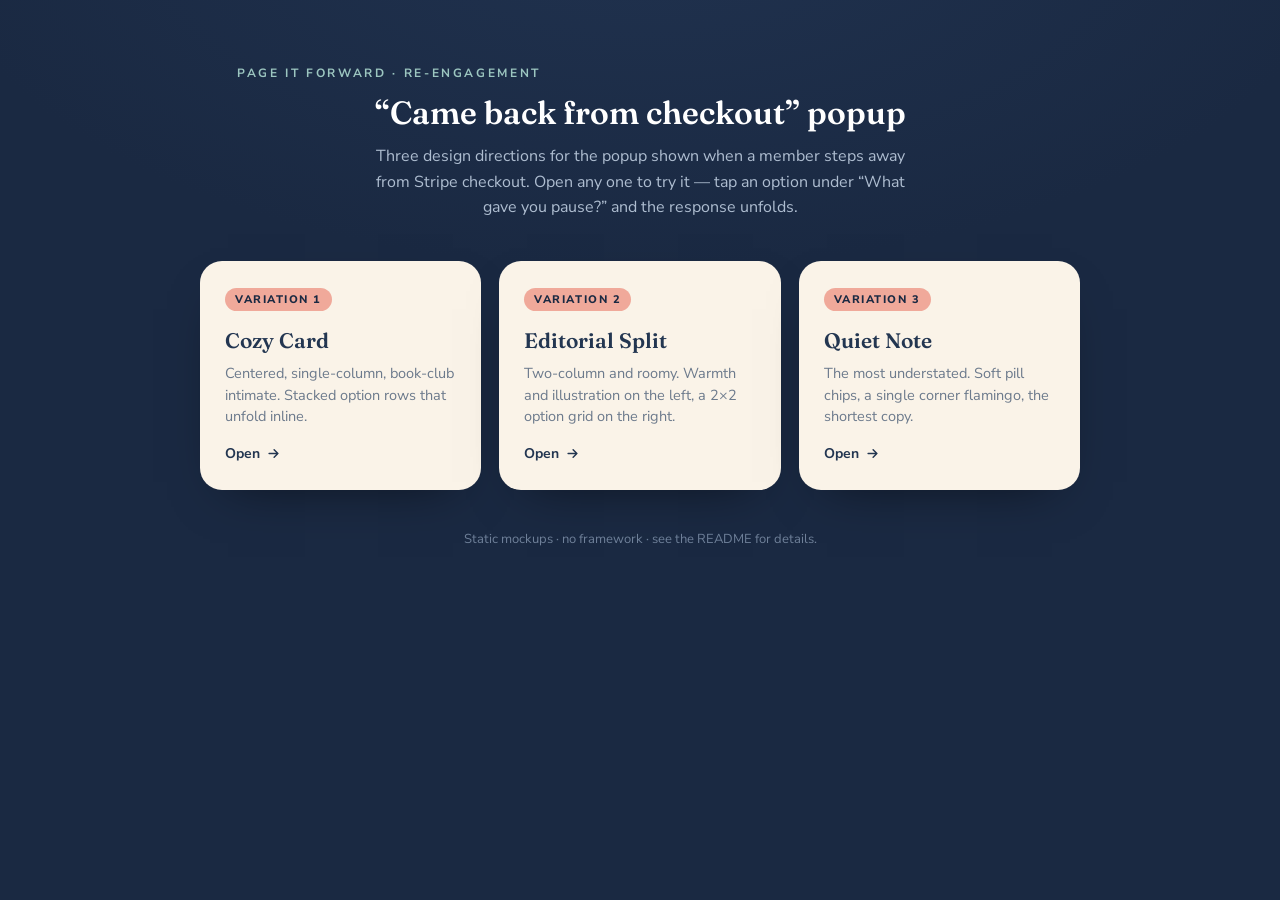
<file: index.html>
<!DOCTYPE html>
<html lang="en">
<head>
  <meta charset="UTF-8" />
  <meta name="viewport" content="width=device-width, initial-scale=1.0" />
  <title>Page It Forward — Re-engagement popup mockups</title>
  <meta name="description" content="Three design directions for the Page It Forward cancel-at-checkout re-engagement popup." />

  <link rel="preconnect" href="https://fonts.googleapis.com" />
  <link rel="preconnect" href="https://fonts.gstatic.com" crossorigin />
  <link href="https://fonts.googleapis.com/css2?family=Fraunces:opsz,wght@9..144,400;9..144,600;9..144,700&family=Nunito+Sans:wght@400;600;700&display=swap" rel="stylesheet" />

  <style>
    :root {
      --navy: #1a2942;
      --cream: #faf3e8;
      --cream-2: #f4ead8;
      --ink: #233651;
      --muted: #6c7a8c;
      --coral: #e8866d;
      --teal: #4f9a94;
      --border: #e7d8c2;
      --serif: "Fraunces", Georgia, serif;
      --sans: "Nunito Sans", -apple-system, BlinkMacSystemFont, "Segoe UI", sans-serif;
    }
    * { box-sizing: border-box; }
    html, body { margin: 0; }
    body {
      font-family: var(--sans);
      color: var(--ink);
      min-height: 100vh;
      padding: 64px 24px;
      background:
        radial-gradient(1200px 600px at 50% -10%, #20324f 0%, transparent 60%),
        var(--navy);
      -webkit-font-smoothing: antialiased;
    }
    .wrap { max-width: 880px; margin: 0 auto; }
    header { text-align: center; color: #e9eef5; margin-bottom: 40px; }
    .kicker {
      font-size: 12px; font-weight: 700; letter-spacing: 0.22em;
      text-transform: uppercase; color: #9cc6c0; margin: 0 0 12px;
    }
    h1 {
      font-family: var(--serif); font-weight: 600; font-size: 32px;
      color: #fff; margin: 0 0 12px; line-height: 1.15;
    }
    header p { color: #aebdd0; line-height: 1.6; margin: 0 auto; max-width: 54ch; }

    .grid { display: grid; gap: 18px; grid-template-columns: repeat(3, 1fr); }
    @media (max-width: 760px) { .grid { grid-template-columns: 1fr; } }

    .card {
      display: flex; flex-direction: column; gap: 10px;
      background: var(--cream);
      border-radius: 22px;
      padding: 26px 24px;
      text-decoration: none;
      color: var(--ink);
      box-shadow: 0 20px 50px -28px rgba(0,0,0,0.6);
      border: 1.5px solid transparent;
      transition: transform 0.15s ease, border-color 0.18s ease, box-shadow 0.18s ease;
    }
    .card:hover { transform: translateY(-3px); border-color: var(--coral); box-shadow: 0 26px 60px -28px rgba(0,0,0,0.7); }
    .tag {
      align-self: flex-start;
      font-size: 11px; font-weight: 800; letter-spacing: 0.14em; text-transform: uppercase;
      color: var(--navy); background: #f0a99a; padding: 4px 10px; border-radius: 999px;
    }
    .card h2 { font-family: var(--serif); font-weight: 600; font-size: 21px; margin: 6px 0 0; }
    .card p { color: var(--muted); line-height: 1.5; font-size: 14.5px; margin: 0; flex: 1; }
    .go { display: inline-flex; align-items: center; gap: 6px; color: var(--ink); font-weight: 700; font-size: 14px; margin-top: 6px; }
    .go svg { width: 15px; height: 15px; }

    .extra { text-align: center; margin-top: 32px; }
    .extra a { color: #9cc6c0; font-weight: 600; font-size: 14px; text-decoration: underline; text-underline-offset: 3px; }
    footer { text-align: center; color: #6f8099; font-size: 13px; margin-top: 40px; }
  </style>
</head>
<body>
  <main class="wrap">
    <header>
      <p class="kicker">Page It Forward · re-engagement</p>
      <h1>“Came back from checkout” popup</h1>
      <p>Three design directions for the popup shown when a member steps away from Stripe checkout. Open any one to try it — tap an option under “What gave you pause?” and the response unfolds.</p>
    </header>

    <nav class="grid">
      <a class="card" href="variation-1/">
        <span class="tag">Variation 1</span>
        <h2>Cozy Card</h2>
        <p>Centered, single-column, book-club intimate. Stacked option rows that unfold inline.</p>
        <span class="go">Open
          <svg viewBox="0 0 24 24" fill="none" stroke="currentColor" stroke-width="2.4" stroke-linecap="round" stroke-linejoin="round"><path d="M5 12h14M13 6l6 6-6 6"/></svg>
        </span>
      </a>

      <a class="card" href="variation-2/">
        <span class="tag">Variation 2</span>
        <h2>Editorial Split</h2>
        <p>Two-column and roomy. Warmth and illustration on the left, a 2×2 option grid on the right.</p>
        <span class="go">Open
          <svg viewBox="0 0 24 24" fill="none" stroke="currentColor" stroke-width="2.4" stroke-linecap="round" stroke-linejoin="round"><path d="M5 12h14M13 6l6 6-6 6"/></svg>
        </span>
      </a>

      <a class="card" href="variation-3/">
        <span class="tag">Variation 3</span>
        <h2>Quiet Note</h2>
        <p>The most understated. Soft pill chips, a single corner flamingo, the shortest copy.</p>
        <span class="go">Open
          <svg viewBox="0 0 24 24" fill="none" stroke="currentColor" stroke-width="2.4" stroke-linecap="round" stroke-linejoin="round"><path d="M5 12h14M13 6l6 6-6 6"/></svg>
        </span>
      </a>
    </nav>

    <footer>Static mockups · no framework · see the README for details.</footer>
  </main>
</body>
</html>
</file>
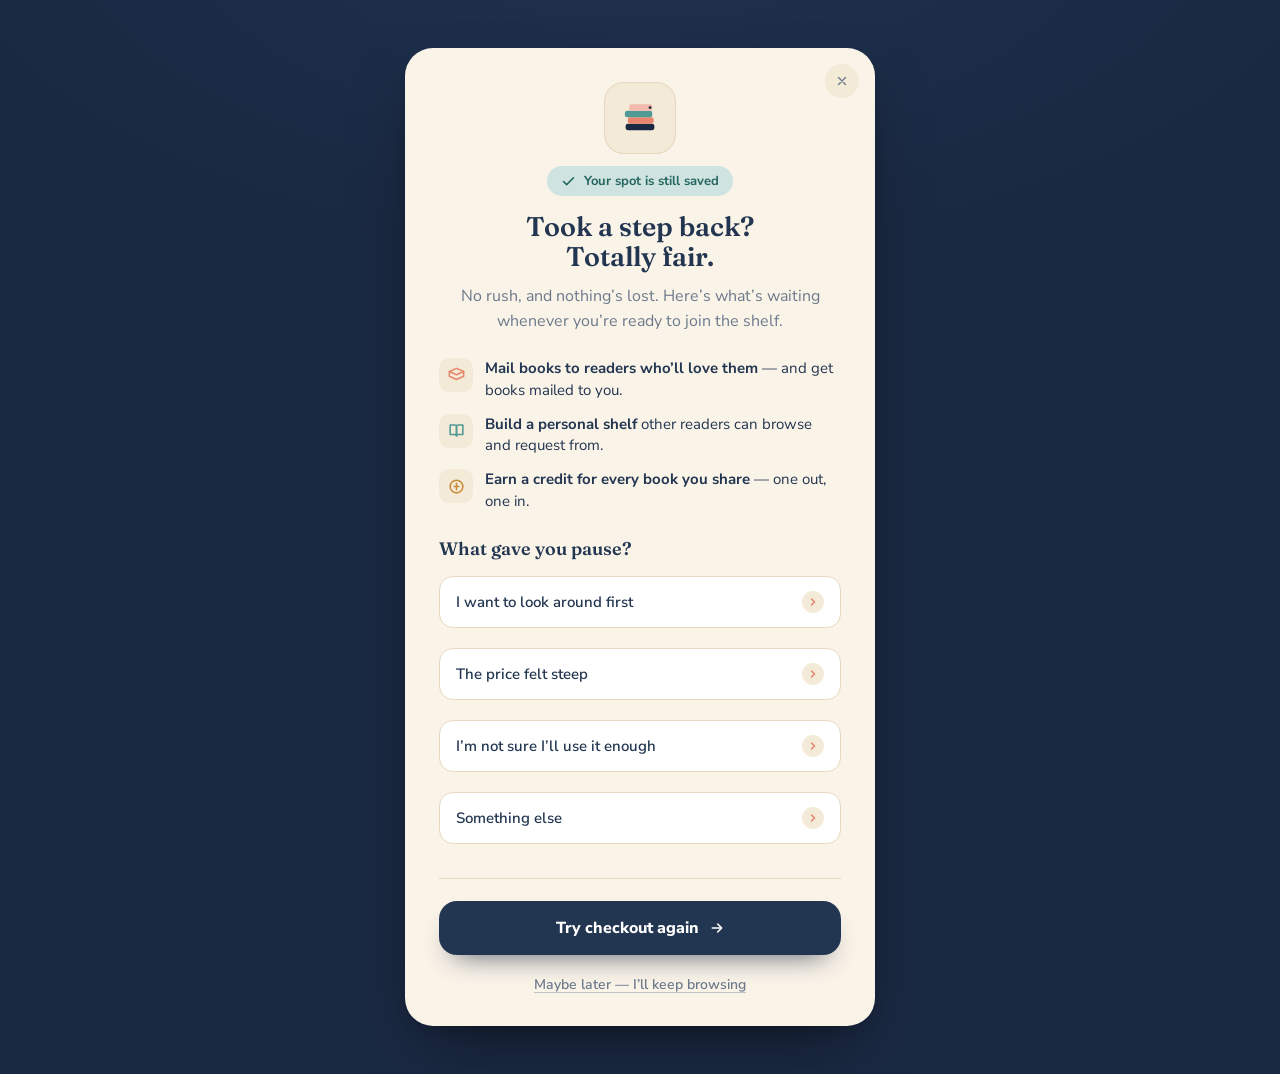
<file: variation-1/index.html>
<!DOCTYPE html>
<html lang="en">
<head>
  <meta charset="UTF-8" />
  <meta name="viewport" content="width=device-width, initial-scale=1.0" />
  <title>Page It Forward — Re-engagement (Variation 1: Cozy Card)</title>
  <meta name="description" content="A warm, non-pushy re-engagement popup for members who stepped away from checkout." />

  <!-- Social share placeholder (drop a real image into assets/images/) -->
  <meta property="og:title" content="Page It Forward — your spot is still saved" />
  <meta property="og:image" content="assets/images/og-cover.png" />

  <!-- Brand-feel fonts, with graceful local fallbacks if offline -->
  <link rel="preconnect" href="https://fonts.googleapis.com" />
  <link rel="preconnect" href="https://fonts.gstatic.com" crossorigin />
  <link href="https://fonts.googleapis.com/css2?family=Fraunces:opsz,wght@9..144,400;9..144,500;9..144,600;9..144,700&family=Nunito+Sans:wght@400;500;600;700&display=swap" rel="stylesheet" />

  <link rel="stylesheet" href="styles/main.css" />
</head>
<body class="pif-app">
  <main class="pif-overlay">
    <article class="pif-modal" role="dialog" aria-modal="true" aria-labelledby="pif-title">

      <button class="pif-close" type="button" aria-label="Close">
        <svg viewBox="0 0 24 24" fill="none" stroke="currentColor" stroke-width="2.4" stroke-linecap="round" aria-hidden="true"><path d="M6 6l12 12M18 6L6 18" /></svg>
      </button>

      <header class="pif-top">
        <span class="pif-illustration-badge">
          <img src="assets/icons/book-stack.svg" alt="A small stack of books" width="46" height="46" />
        </span>
        <span class="pif-eyebrow">
          <svg viewBox="0 0 24 24" fill="none" stroke="currentColor" stroke-width="2.4" stroke-linecap="round" stroke-linejoin="round" aria-hidden="true"><path d="M20 6L9 17l-5-5" /></svg>
          Your spot is still saved
        </span>
        <h1 class="pif-headline" id="pif-title">Took a step back?<br />Totally fair.</h1>
        <p class="pif-sub">No rush, and nothing&rsquo;s lost. Here&rsquo;s what&rsquo;s waiting whenever you&rsquo;re ready to join the shelf.</p>
      </header>

      <!-- Value reminders -->
      <ul class="pif-values">
        <li>
          <span class="pif-value-icon"><svg viewBox="0 0 24 24" fill="none" stroke="#e8866d" stroke-width="2" stroke-linecap="round" stroke-linejoin="round" aria-hidden="true"><path d="M3 7l9-4 9 4-9 4-9-4z" /><path d="M3 7v6l9 4 9-4V7" /></svg></span>
          <span><b>Mail books to readers who&rsquo;ll love them</b> &mdash; and get books mailed to you.</span>
        </li>
        <li>
          <span class="pif-value-icon"><svg viewBox="0 0 24 24" fill="none" stroke="#4f9a94" stroke-width="2" stroke-linecap="round" stroke-linejoin="round" aria-hidden="true"><path d="M4 5h6a2 2 0 0 1 2 2v12a2 2 0 0 0-2-2H4z" /><path d="M20 5h-6a2 2 0 0 0-2 2v12a2 2 0 0 1 2-2h6z" /></svg></span>
          <span><b>Build a personal shelf</b> other readers can browse and request from.</span>
        </li>
        <li>
          <span class="pif-value-icon"><svg viewBox="0 0 24 24" fill="none" stroke="#c98a3a" stroke-width="2" stroke-linecap="round" stroke-linejoin="round" aria-hidden="true"><circle cx="12" cy="12" r="8" /><path d="M12 8v8M9 12h6" /></svg></span>
          <span><b>Earn a credit for every book you share</b> &mdash; one out, one in.</span>
        </li>
      </ul>

      <!-- Interactive question -->
      <section class="pif-question" aria-label="What gave you pause?">
        <h2 class="pif-question-title">What gave you pause?</h2>
        <div class="pif-options">

          <button class="pif-option" type="button" data-target="look" aria-expanded="false">
            <span>I want to look around first</span>
            <span class="pif-chev" aria-hidden="true"><svg viewBox="0 0 24 24" fill="none" stroke="currentColor" stroke-width="3" stroke-linecap="round" stroke-linejoin="round"><path d="M9 6l6 6-6 6" /></svg></span>
          </button>
          <div class="pif-response" data-response="look"><div class="pif-response-inner">
            <div class="pif-card">
              <span class="pif-lead">Browse before you commit &mdash; that&rsquo;s encouraged.</span> The public library is open to wander anytime. See the shelves, then decide.
              <div>
                <button class="pif-ghost-btn" type="button">Browse the library
                  <svg viewBox="0 0 24 24" fill="none" stroke="currentColor" stroke-width="2.4" stroke-linecap="round" stroke-linejoin="round" aria-hidden="true"><path d="M5 12h14M13 6l6 6-6 6" /></svg>
                </button>
              </div>
            </div>
          </div></div>

          <button class="pif-option" type="button" data-target="price" aria-expanded="false">
            <span>The price felt steep</span>
            <span class="pif-chev" aria-hidden="true"><svg viewBox="0 0 24 24" fill="none" stroke="currentColor" stroke-width="3" stroke-linecap="round" stroke-linejoin="round"><path d="M9 6l6 6-6 6" /></svg></span>
          </button>
          <div class="pif-response" data-response="price"><div class="pif-response-inner">
            <div class="pif-card">
              <span class="pif-lead">It&rsquo;s about the cost of one paperback a month.</span> For that, books move both ways all year &mdash; and your first 14 days are on us, no charge if it&rsquo;s not your thing.
            </div>
          </div></div>

          <button class="pif-option" type="button" data-target="use" aria-expanded="false">
            <span>I&rsquo;m not sure I&rsquo;ll use it enough</span>
            <span class="pif-chev" aria-hidden="true"><svg viewBox="0 0 24 24" fill="none" stroke="currentColor" stroke-width="3" stroke-linecap="round" stroke-linejoin="round"><path d="M9 6l6 6-6 6" /></svg></span>
          </button>
          <div class="pif-response" data-response="use"><div class="pif-response-inner">
            <div class="pif-card">
              <span class="pif-lead">No minimums, no pace to keep up with.</span> Members ship a book when one finds its reader &mdash; whether that&rsquo;s this week or three months from now. It&rsquo;s yours to use lightly.
            </div>
          </div></div>

          <button class="pif-option" type="button" data-target="else" aria-expanded="false">
            <span>Something else</span>
            <span class="pif-chev" aria-hidden="true"><svg viewBox="0 0 24 24" fill="none" stroke="currentColor" stroke-width="3" stroke-linecap="round" stroke-linejoin="round"><path d="M9 6l6 6-6 6" /></svg></span>
          </button>
          <div class="pif-response" data-response="else"><div class="pif-response-inner">
            <div class="pif-card pif-feedback">
              <span class="pif-lead">We&rsquo;d genuinely like to know.</span> Tell us what gave you pause &mdash; it helps us make this better.
              <div class="pif-feedback-form">
                <textarea aria-label="Tell us what gave you pause" placeholder="Whatever&rsquo;s on your mind&hellip;"></textarea>
                <div>
                  <button class="pif-send-btn pif-feedback-send" type="button">Send note</button>
                </div>
              </div>
              <p class="pif-feedback-thanks" hidden>Thank you &mdash; we read every note that comes in.</p>
            </div>
          </div></div>

        </div>
      </section>

      <div class="pif-divider"></div>

      <!-- Actions -->
      <footer class="pif-actions">
        <button class="pif-cta-primary" type="button">
          Try checkout again
          <svg viewBox="0 0 24 24" fill="none" stroke="currentColor" stroke-width="2.4" stroke-linecap="round" stroke-linejoin="round" aria-hidden="true"><path d="M5 12h14M13 6l6 6-6 6" /></svg>
        </button>
        <button class="pif-cta-secondary" type="button">Maybe later &mdash; I&rsquo;ll keep browsing</button>
      </footer>

    </article>
  </main>

  <script src="scripts/main.js"></script>
</body>
</html>
</file>
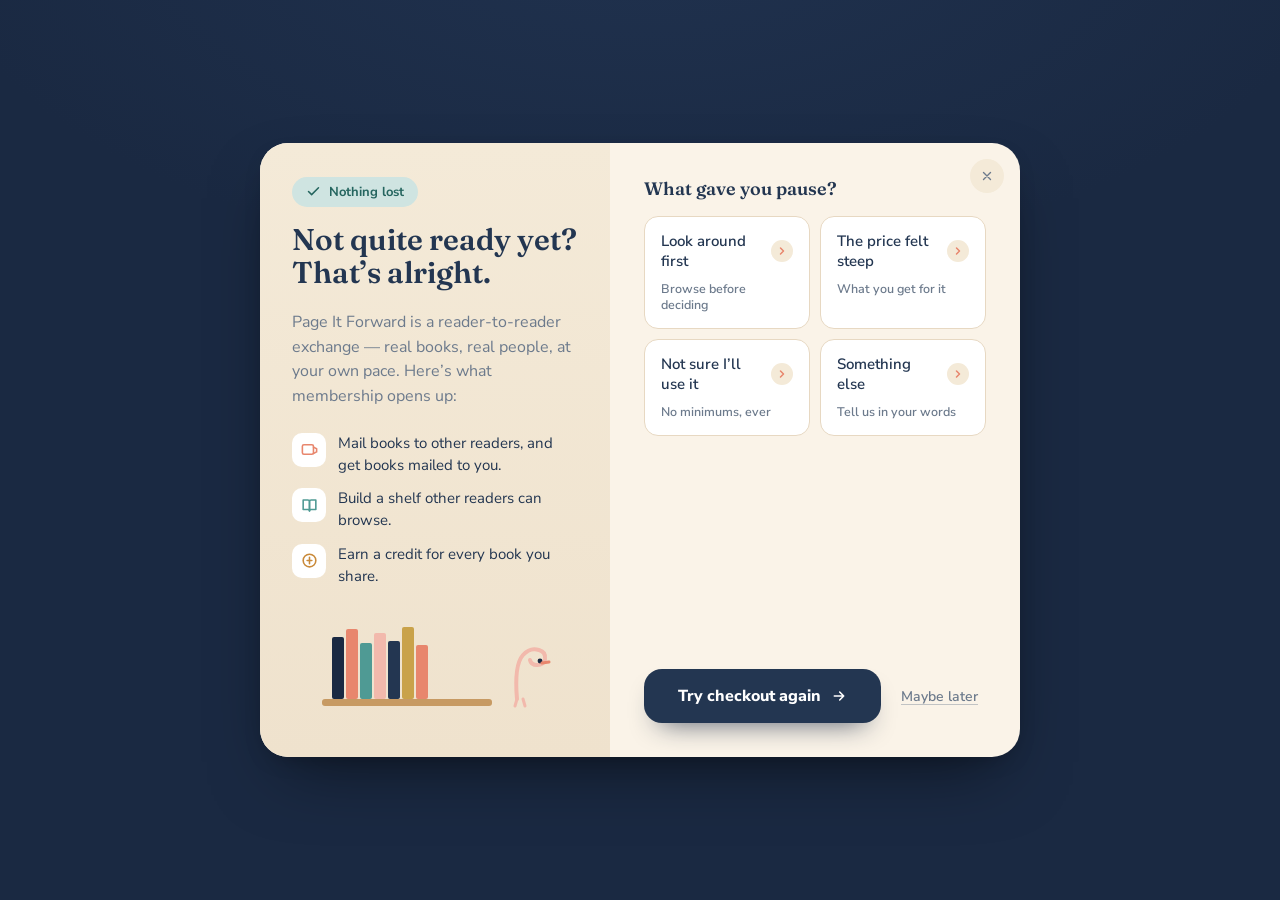
<file: variation-2/index.html>
<!DOCTYPE html>
<html lang="en">
<head>
  <meta charset="UTF-8" />
  <meta name="viewport" content="width=device-width, initial-scale=1.0" />
  <title>Page It Forward — Re-engagement (Variation 2: Editorial Split)</title>
  <meta name="description" content="A warm, non-pushy re-engagement popup for members who stepped away from checkout." />

  <!-- Social share placeholder (drop a real image into assets/images/) -->
  <meta property="og:title" content="Page It Forward — your spot is still saved" />
  <meta property="og:image" content="assets/images/og-cover.png" />

  <link rel="preconnect" href="https://fonts.googleapis.com" />
  <link rel="preconnect" href="https://fonts.gstatic.com" crossorigin />
  <link href="https://fonts.googleapis.com/css2?family=Fraunces:opsz,wght@9..144,400;9..144,500;9..144,600;9..144,700&family=Nunito+Sans:wght@400;500;600;700&display=swap" rel="stylesheet" />

  <link rel="stylesheet" href="styles/main.css" />
</head>
<body class="pif-app">
  <main class="pif-overlay">
    <article class="pif-modal" role="dialog" aria-modal="true" aria-labelledby="pif-title">

      <button class="pif-close" type="button" aria-label="Close">
        <svg viewBox="0 0 24 24" fill="none" stroke="currentColor" stroke-width="2.4" stroke-linecap="round" aria-hidden="true"><path d="M6 6l12 12M18 6L6 18" /></svg>
      </button>

      <div class="pif-split">

        <!-- LEFT: warmth + value -->
        <header class="pif-left">
          <span class="pif-eyebrow">
            <svg viewBox="0 0 24 24" fill="none" stroke="currentColor" stroke-width="2.4" stroke-linecap="round" stroke-linejoin="round" aria-hidden="true"><path d="M20 6L9 17l-5-5" /></svg>
            Nothing lost
          </span>
          <h1 class="pif-headline" id="pif-title">Not quite ready yet? That&rsquo;s alright.</h1>
          <p class="pif-sub">Page It Forward is a reader-to-reader exchange &mdash; real books, real people, at your own pace. Here&rsquo;s what membership opens up:</p>
          <ul class="pif-values">
            <li>
              <span class="pif-value-icon"><svg viewBox="0 0 24 24" fill="none" stroke="#e8866d" stroke-width="2" stroke-linecap="round" stroke-linejoin="round" aria-hidden="true"><rect x="3" y="6" width="14" height="12" rx="2" /><path d="M17 9l4 2v4l-4 2" /></svg></span>
              <span>Mail books to other readers, and get books mailed to you.</span>
            </li>
            <li>
              <span class="pif-value-icon"><svg viewBox="0 0 24 24" fill="none" stroke="#4f9a94" stroke-width="2" stroke-linecap="round" stroke-linejoin="round" aria-hidden="true"><path d="M4 5h6a2 2 0 0 1 2 2v12a2 2 0 0 0-2-2H4z" /><path d="M20 5h-6a2 2 0 0 0-2 2v12a2 2 0 0 1 2-2h6z" /></svg></span>
              <span>Build a shelf other readers can browse.</span>
            </li>
            <li>
              <span class="pif-value-icon"><svg viewBox="0 0 24 24" fill="none" stroke="#c98a3a" stroke-width="2" stroke-linecap="round" stroke-linejoin="round" aria-hidden="true"><circle cx="12" cy="12" r="8" /><path d="M12 8v8M9 12h6" /></svg></span>
              <span>Earn a credit for every book you share.</span>
            </li>
          </ul>
          <img class="pif-illustration" src="assets/icons/shelf-flamingo.svg" alt="A shelf of books with a flamingo beside it" width="280" height="120" />
        </header>

        <!-- RIGHT: question + actions -->
        <section class="pif-right" aria-label="What gave you pause?">
          <h2 class="pif-question-title">What gave you pause?</h2>
          <div class="pif-options">
            <button class="pif-option" type="button" data-target="look" aria-expanded="false">
              <span class="pif-option-row"><span>Look around first</span>
                <span class="pif-chev" aria-hidden="true"><svg viewBox="0 0 24 24" fill="none" stroke="currentColor" stroke-width="3" stroke-linecap="round" stroke-linejoin="round"><path d="M9 6l6 6-6 6" /></svg></span></span>
              <small>Browse before deciding</small>
            </button>
            <button class="pif-option" type="button" data-target="price" aria-expanded="false">
              <span class="pif-option-row"><span>The price felt steep</span>
                <span class="pif-chev" aria-hidden="true"><svg viewBox="0 0 24 24" fill="none" stroke="currentColor" stroke-width="3" stroke-linecap="round" stroke-linejoin="round"><path d="M9 6l6 6-6 6" /></svg></span></span>
              <small>What you get for it</small>
            </button>
            <button class="pif-option" type="button" data-target="use" aria-expanded="false">
              <span class="pif-option-row"><span>Not sure I&rsquo;ll use it</span>
                <span class="pif-chev" aria-hidden="true"><svg viewBox="0 0 24 24" fill="none" stroke="currentColor" stroke-width="3" stroke-linecap="round" stroke-linejoin="round"><path d="M9 6l6 6-6 6" /></svg></span></span>
              <small>No minimums, ever</small>
            </button>
            <button class="pif-option" type="button" data-target="else" aria-expanded="false">
              <span class="pif-option-row"><span>Something else</span>
                <span class="pif-chev" aria-hidden="true"><svg viewBox="0 0 24 24" fill="none" stroke="currentColor" stroke-width="3" stroke-linecap="round" stroke-linejoin="round"><path d="M9 6l6 6-6 6" /></svg></span></span>
              <small>Tell us in your words</small>
            </button>
          </div>

          <!-- Single response region below the grid -->
          <div class="pif-response" data-response="look"><div class="pif-response-inner">
            <div class="pif-card">
              <span class="pif-lead">Wander first &mdash; the door stays open.</span> The public library is free to browse. Take a look at who&rsquo;s sharing what, then come back whenever it feels right.
              <div>
                <button class="pif-ghost-btn" type="button">Browse the library
                  <svg viewBox="0 0 24 24" fill="none" stroke="currentColor" stroke-width="2.4" stroke-linecap="round" stroke-linejoin="round" aria-hidden="true"><path d="M5 12h14M13 6l6 6-6 6" /></svg>
                </button>
              </div>
            </div>
          </div></div>
          <div class="pif-response" data-response="price"><div class="pif-response-inner">
            <div class="pif-card">
              <span class="pif-lead">Less than one paperback a month.</span> That covers books moving in both directions all year &mdash; and your first 14 days are free, so you can feel it out before a cent changes hands.
            </div>
          </div></div>
          <div class="pif-response" data-response="use"><div class="pif-response-inner">
            <div class="pif-card">
              <span class="pif-lead">There&rsquo;s no quota to hit.</span> Members ship at their own pace &mdash; a book here, a book there, whenever one finds its next reader. Light use is completely fine.
            </div>
          </div></div>
          <div class="pif-response" data-response="else"><div class="pif-response-inner">
            <div class="pif-card pif-feedback">
              <span class="pif-lead">Tell us what&rsquo;s on your mind.</span> A line or two helps us make Page It Forward better for the next reader, too.
              <div class="pif-feedback-form">
                <textarea aria-label="Tell us what gave you pause" placeholder="What gave you pause?"></textarea>
                <div><button class="pif-send-btn pif-feedback-send" type="button">Send note</button></div>
              </div>
              <p class="pif-feedback-thanks" hidden>Thank you &mdash; that&rsquo;s genuinely helpful.</p>
            </div>
          </div></div>

          <!-- Actions -->
          <footer class="pif-actions">
            <div class="pif-actions-row">
              <button class="pif-cta-primary" type="button">
                Try checkout again
                <svg viewBox="0 0 24 24" fill="none" stroke="currentColor" stroke-width="2.4" stroke-linecap="round" stroke-linejoin="round" aria-hidden="true"><path d="M5 12h14M13 6l6 6-6 6" /></svg>
              </button>
              <button class="pif-cta-secondary" type="button">Maybe later</button>
            </div>
          </footer>
        </section>

      </div>
    </article>
  </main>

  <script src="scripts/main.js"></script>
</body>
</html>
</file>
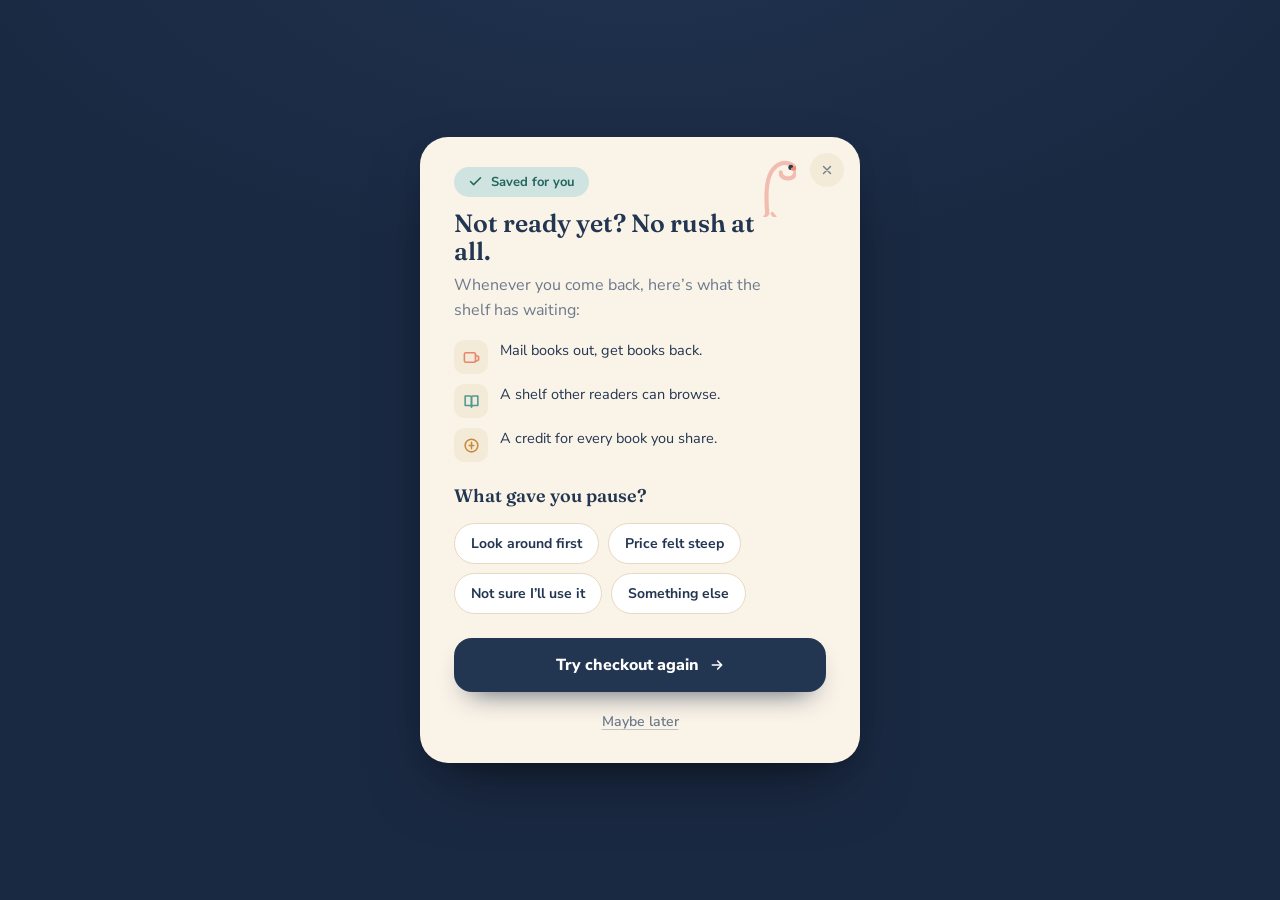
<file: variation-3/index.html>
<!DOCTYPE html>
<html lang="en">
<head>
  <meta charset="UTF-8" />
  <meta name="viewport" content="width=device-width, initial-scale=1.0" />
  <title>Page It Forward — Re-engagement (Variation 3: Quiet Note)</title>
  <meta name="description" content="A warm, non-pushy re-engagement popup for members who stepped away from checkout." />

  <!-- Social share placeholder (drop a real image into assets/images/) -->
  <meta property="og:title" content="Page It Forward — your spot is still saved" />
  <meta property="og:image" content="assets/images/og-cover.png" />

  <link rel="preconnect" href="https://fonts.googleapis.com" />
  <link rel="preconnect" href="https://fonts.gstatic.com" crossorigin />
  <link href="https://fonts.googleapis.com/css2?family=Fraunces:opsz,wght@9..144,400;9..144,500;9..144,600;9..144,700&family=Nunito+Sans:wght@400;500;600;700&display=swap" rel="stylesheet" />

  <link rel="stylesheet" href="styles/main.css" />
</head>
<body class="pif-app">
  <main class="pif-overlay">
    <article class="pif-modal" role="dialog" aria-modal="true" aria-labelledby="pif-title">

      <button class="pif-close" type="button" aria-label="Close">
        <svg viewBox="0 0 24 24" fill="none" stroke="currentColor" stroke-width="2.4" stroke-linecap="round" aria-hidden="true"><path d="M6 6l12 12M18 6L6 18" /></svg>
      </button>

      <!-- Corner flamingo, decorative -->
      <img class="pif-flamingo" src="assets/icons/flamingo.svg" alt="" aria-hidden="true" width="54" height="74" />

      <header>
        <span class="pif-eyebrow">
          <svg viewBox="0 0 24 24" fill="none" stroke="currentColor" stroke-width="2.4" stroke-linecap="round" stroke-linejoin="round" aria-hidden="true"><path d="M20 6L9 17l-5-5" /></svg>
          Saved for you
        </span>
        <h1 class="pif-headline" id="pif-title">Not ready yet? No rush at all.</h1>
        <p class="pif-sub">Whenever you come back, here&rsquo;s what the shelf has waiting:</p>
      </header>

      <ul class="pif-values">
        <li>
          <span class="pif-value-icon"><svg viewBox="0 0 24 24" fill="none" stroke="#e8866d" stroke-width="2" stroke-linecap="round" stroke-linejoin="round" aria-hidden="true"><rect x="3" y="6" width="14" height="12" rx="2" /><path d="M17 9l4 2v4l-4 2" /></svg></span>
          <span>Mail books out, get books back.</span>
        </li>
        <li>
          <span class="pif-value-icon"><svg viewBox="0 0 24 24" fill="none" stroke="#4f9a94" stroke-width="2" stroke-linecap="round" stroke-linejoin="round" aria-hidden="true"><path d="M4 5h6a2 2 0 0 1 2 2v12a2 2 0 0 0-2-2H4z" /><path d="M20 5h-6a2 2 0 0 0-2 2v12a2 2 0 0 1 2-2h6z" /></svg></span>
          <span>A shelf other readers can browse.</span>
        </li>
        <li>
          <span class="pif-value-icon"><svg viewBox="0 0 24 24" fill="none" stroke="#c98a3a" stroke-width="2" stroke-linecap="round" stroke-linejoin="round" aria-hidden="true"><circle cx="12" cy="12" r="8" /><path d="M12 8v8M9 12h6" /></svg></span>
          <span>A credit for every book you share.</span>
        </li>
      </ul>

      <section class="pif-question" aria-label="What gave you pause?">
        <h2 class="pif-question-title">What gave you pause?</h2>
        <div class="pif-pills">
          <button class="pif-pill" type="button" data-target="look" aria-expanded="false">Look around first</button>
          <button class="pif-pill" type="button" data-target="price" aria-expanded="false">Price felt steep</button>
          <button class="pif-pill" type="button" data-target="use" aria-expanded="false">Not sure I&rsquo;ll use it</button>
          <button class="pif-pill" type="button" data-target="else" aria-expanded="false">Something else</button>
        </div>

        <div class="pif-response" data-response="look"><div class="pif-response-inner">
          <div class="pif-card">
            <span class="pif-lead">Browse first &mdash; honestly, please do.</span> The public library is open to anyone. Have a look around, no commitment.
            <div>
              <button class="pif-ghost-btn" type="button">Browse the library
                <svg viewBox="0 0 24 24" fill="none" stroke="currentColor" stroke-width="2.4" stroke-linecap="round" stroke-linejoin="round" aria-hidden="true"><path d="M5 12h14M13 6l6 6-6 6" /></svg>
              </button>
            </div>
          </div>
        </div></div>
        <div class="pif-response" data-response="price"><div class="pif-response-inner">
          <div class="pif-card">
            <span class="pif-lead">About one paperback a month.</span> Books go both ways all year, and the first 14 days are free.
          </div>
        </div></div>
        <div class="pif-response" data-response="use"><div class="pif-response-inner">
          <div class="pif-card">
            <span class="pif-lead">No minimums.</span> Ship a book whenever one finds its reader &mdash; your pace, always.
          </div>
        </div></div>
        <div class="pif-response" data-response="else"><div class="pif-response-inner">
          <div class="pif-card pif-feedback">
            <span class="pif-lead">What&rsquo;s on your mind?</span> A line or two helps a lot.
            <div class="pif-feedback-form">
              <textarea aria-label="Tell us what gave you pause" placeholder="Tell us&hellip;"></textarea>
              <div><button class="pif-send-btn pif-feedback-send" type="button">Send note</button></div>
            </div>
            <p class="pif-feedback-thanks" hidden>Thank you &mdash; noted with care.</p>
          </div>
        </div></div>
      </section>

      <footer class="pif-actions">
        <button class="pif-cta-primary" type="button">
          Try checkout again
          <svg viewBox="0 0 24 24" fill="none" stroke="currentColor" stroke-width="2.4" stroke-linecap="round" stroke-linejoin="round" aria-hidden="true"><path d="M5 12h14M13 6l6 6-6 6" /></svg>
        </button>
        <button class="pif-cta-secondary" type="button">Maybe later</button>
      </footer>

    </article>
  </main>

  <script src="scripts/main.js"></script>
</body>
</html>
</file>
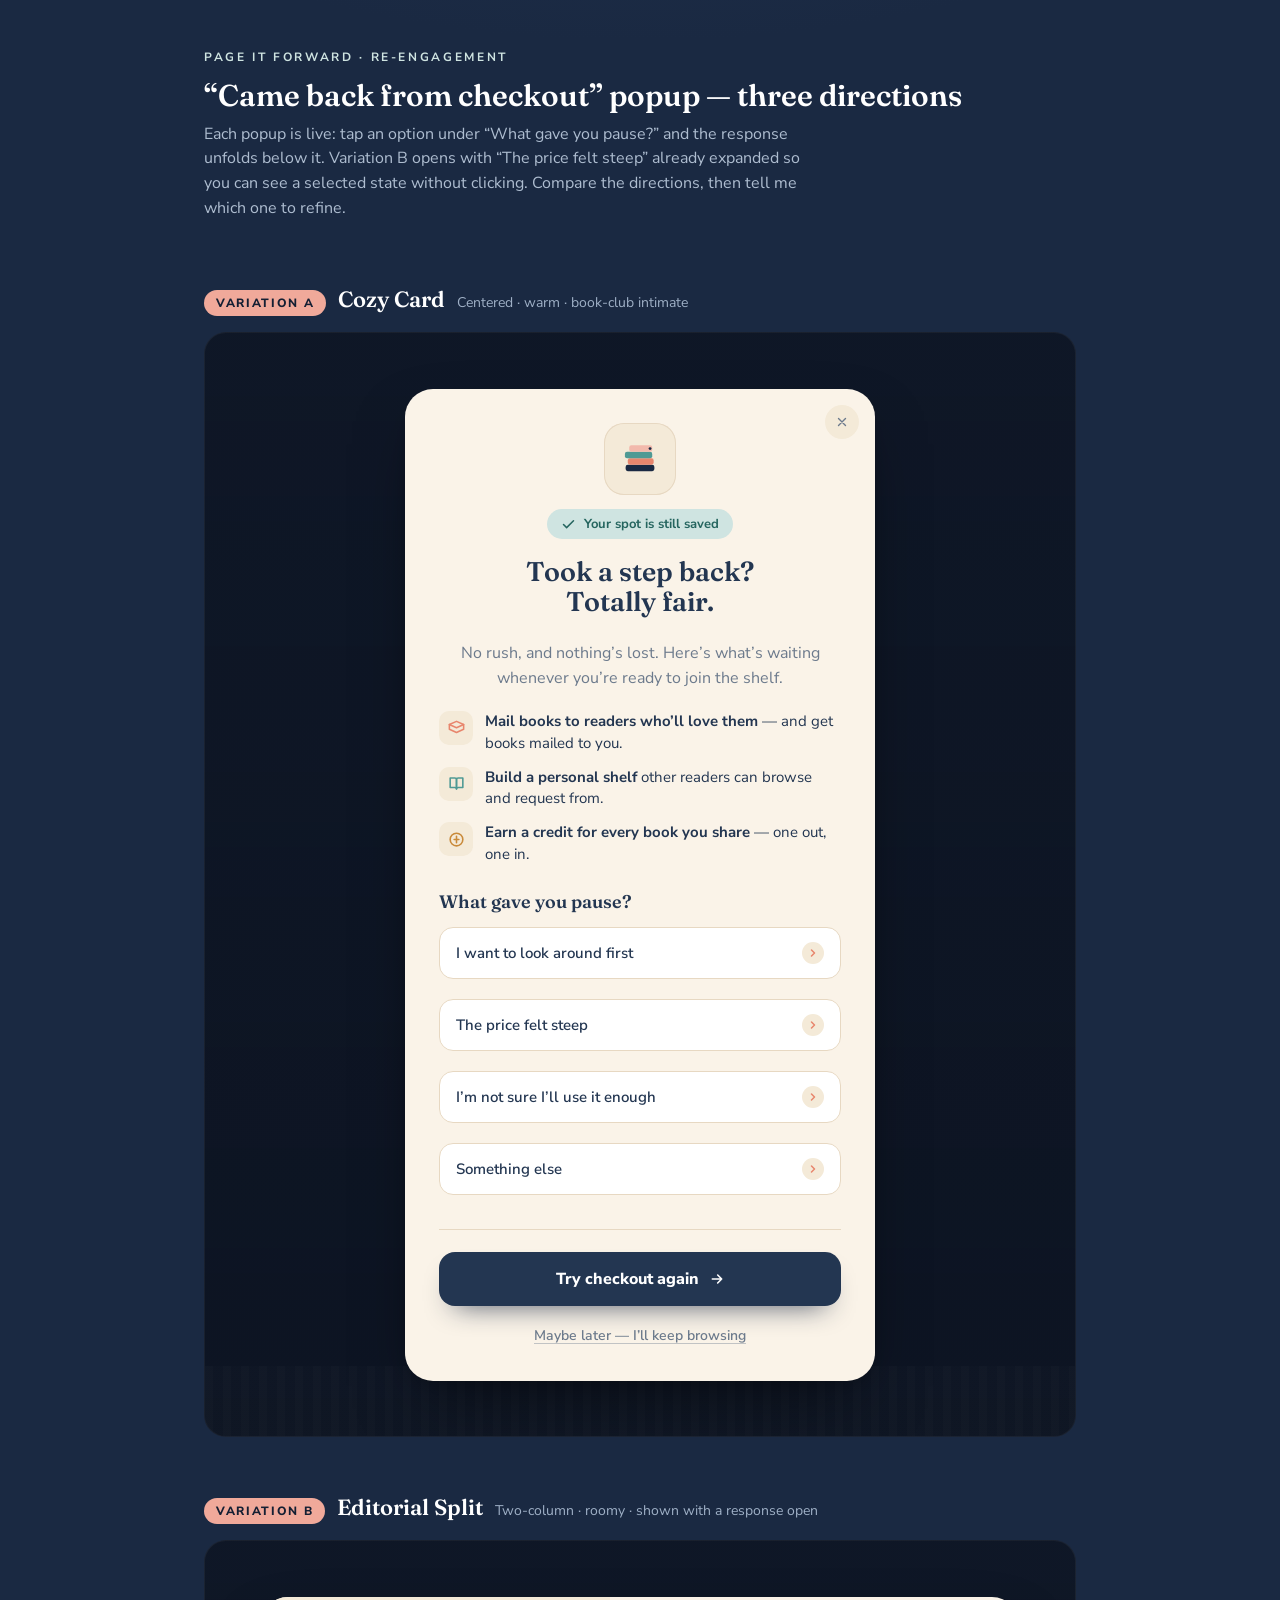
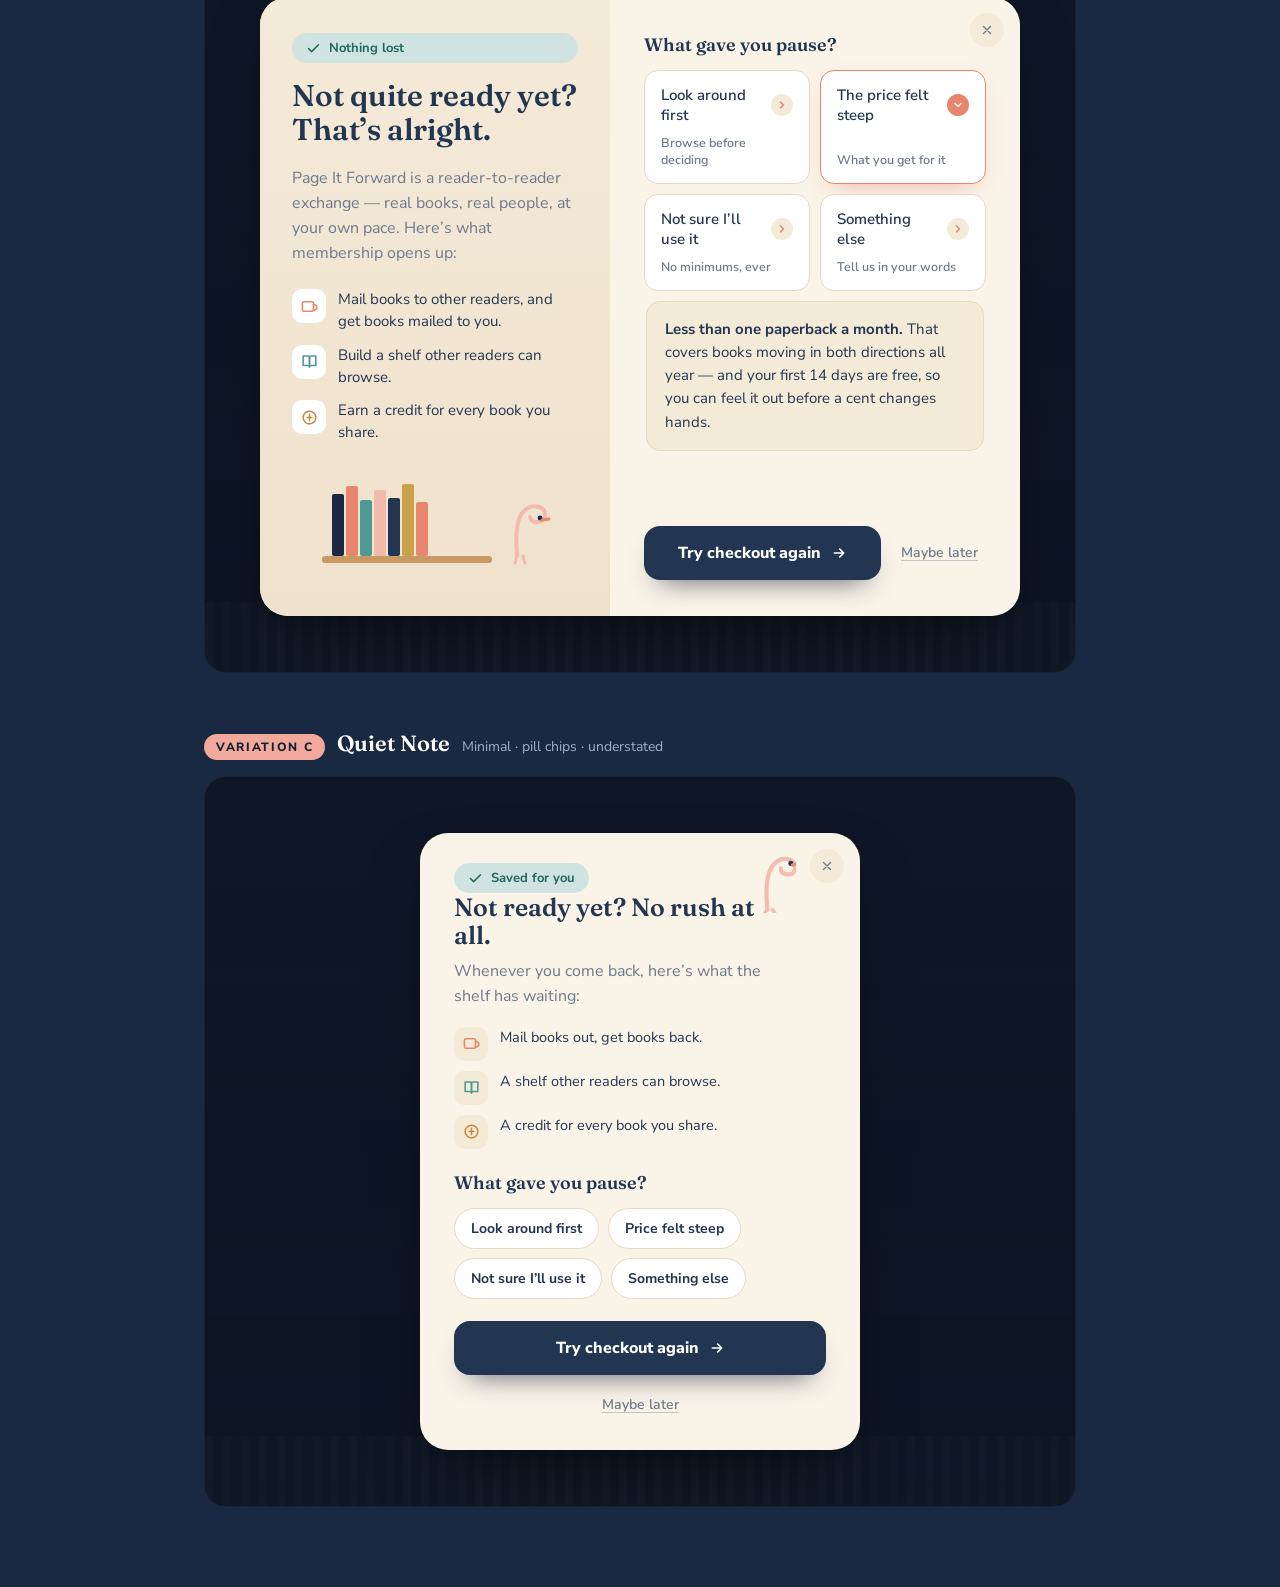
<file: page-it-forward-reengagement.html>
<!DOCTYPE html>
<html lang="en">
<head>
<meta charset="UTF-8" />
<meta name="viewport" content="width=device-width, initial-scale=1.0" />
<title>Page It Forward — Re-engagement popup mockups</title>

<!-- Brand-feel fonts (with graceful fallbacks if offline) -->
<link rel="preconnect" href="https://fonts.googleapis.com" />
<link rel="preconnect" href="https://fonts.gstatic.com" crossorigin />
<link href="https://fonts.googleapis.com/css2?family=Fraunces:opsz,wght@9..144,400;9..144,500;9..144,600;9..144,700&family=Nunito+Sans:wght@400;500;600;700&display=swap" rel="stylesheet" />

<style>
  /* ============================================================
     PAGE IT FORWARD — Re-engagement popup
     Three design directions, single self-contained file.
     ============================================================ */

  :root {
    /* Brand palette */
    --navy:        #1a2942;
    --navy-deep:   #141f33;
    --navy-soft:   #233651;
    --cream:       #faf3e8;
    --cream-2:     #f4ead8;
    --cream-3:     #efe2cd;
    --coral:       #e8866d;
    --coral-soft:  #f0a99a;
    --pink:        #f2b9ac;
    --teal:        #4f9a94;
    --teal-soft:   #cfe4e1;
    --ink:         #233651;
    --ink-muted:   #6c7a8c;
    --line:        #e7d8c2;

    --serif: "Fraunces", "Iowan Old Style", Georgia, "Times New Roman", serif;
    --sans:  "Nunito Sans", -apple-system, BlinkMacSystemFont, "Segoe UI", Roboto, Helvetica, Arial, sans-serif;

    --radius-lg: 28px;
    --radius-md: 18px;
    --radius-sm: 14px;
    --shadow: 0 30px 70px -25px rgba(0,0,0,0.55), 0 8px 24px -12px rgba(0,0,0,0.35);
  }

  * { box-sizing: border-box; }

  html, body { margin: 0; }

  body {
    font-family: var(--sans);
    color: var(--ink);
    background:
      radial-gradient(1200px 600px at 50% -10%, #20324f 0%, transparent 60%),
      var(--navy);
    -webkit-font-smoothing: antialiased;
    text-rendering: optimizeLegibility;
    padding: 0 0 80px;
  }

  /* ---------- Page chrome (just for reviewing the mockups) ---------- */
  .page-head {
    max-width: 920px;
    margin: 0 auto;
    padding: 48px 24px 8px;
    color: #e9eef5;
  }
  .page-head .kicker {
    font-family: var(--sans);
    letter-spacing: 0.22em;
    text-transform: uppercase;
    font-size: 12px;
    font-weight: 700;
    color: var(--teal-soft);
    margin: 0 0 10px;
  }
  .page-head h1 {
    font-family: var(--serif);
    font-weight: 600;
    font-size: 30px;
    margin: 0 0 8px;
    color: #fff;
  }
  .page-head p {
    margin: 0;
    color: #aebdd0;
    max-width: 60ch;
    line-height: 1.55;
  }

  .variation {
    max-width: 920px;
    margin: 0 auto;
  }
  .variation-label {
    display: flex;
    align-items: baseline;
    gap: 12px;
    flex-wrap: wrap;
    max-width: 920px;
    margin: 56px auto 0;
    padding: 0 24px;
  }
  .variation-label .tag {
    font-size: 12px;
    font-weight: 800;
    letter-spacing: 0.14em;
    text-transform: uppercase;
    color: var(--navy-deep);
    background: var(--coral-soft);
    padding: 5px 12px;
    border-radius: 999px;
  }
  .variation-label h2 {
    font-family: var(--serif);
    font-weight: 600;
    font-size: 22px;
    color: #fff;
    margin: 0;
  }
  .variation-label .note {
    color: #9fb0c6;
    font-size: 14px;
  }

  /* ---------- The dimmed "app behind the modal" stage ---------- */
  .stage {
    position: relative;
    margin: 16px auto 0;
    border-radius: 22px;
    overflow: hidden;
    background:
      linear-gradient(180deg, rgba(10,16,28,0.55), rgba(10,16,28,0.72)),
      url("data:image/svg+xml;utf8,<svg xmlns='http://www.w3.org/2000/svg'/>"),
      var(--navy-deep);
    padding: 56px 20px;
    display: flex;
    justify-content: center;
    min-height: 360px;
    border: 1px solid rgba(255,255,255,0.05);
  }
  /* a faint shelf hint along the bottom of the dimmed app */
  .stage::after {
    content: "";
    position: absolute;
    left: 0; right: 0; bottom: 0;
    height: 70px;
    background:
      repeating-linear-gradient(90deg,
        rgba(255,255,255,0.04) 0 8px,
        rgba(255,255,255,0.015) 8px 18px);
    opacity: 0.5;
  }

  /* ============================================================
     SHARED MODAL PRIMITIVES
     ============================================================ */
  .modal {
    position: relative;
    z-index: 2;
    width: 100%;
    background: var(--cream);
    border-radius: var(--radius-lg);
    box-shadow: var(--shadow);
    padding: 34px 34px 28px;
    animation: pop 0.5s cubic-bezier(.2,.8,.25,1) both;
  }
  @keyframes pop {
    from { opacity: 0; transform: translateY(14px) scale(0.985); }
    to   { opacity: 1; transform: none; }
  }

  .modal h3.headline {
    font-family: var(--serif);
    font-weight: 600;
    line-height: 1.12;
    color: var(--navy-soft);
    margin: 0;
  }
  .modal .sub {
    color: var(--ink-muted);
    line-height: 1.55;
    margin: 10px 0 0;
  }

  .eyebrow {
    display: inline-flex;
    align-items: center;
    gap: 8px;
    background: var(--teal-soft);
    color: #25655f;
    font-weight: 700;
    font-size: 13px;
    padding: 6px 14px;
    border-radius: 999px;
  }
  .eyebrow svg { width: 15px; height: 15px; }

  /* Value reminders */
  .values { list-style: none; margin: 18px 0 0; padding: 0; display: grid; gap: 12px; }
  .values li {
    display: flex;
    gap: 12px;
    align-items: flex-start;
    color: var(--navy-soft);
    line-height: 1.45;
    font-size: 15px;
  }
  .values .vico {
    flex: 0 0 auto;
    width: 34px; height: 34px;
    border-radius: 10px;
    display: grid; place-items: center;
    background: var(--cream-2);
  }
  .values .vico svg { width: 19px; height: 19px; }
  .values b { font-weight: 700; }

  /* Question heading */
  .q-title {
    font-family: var(--serif);
    font-weight: 600;
    color: var(--navy-soft);
    font-size: 18px;
    margin: 0 0 14px;
  }

  /* Tappable options */
  .options { display: grid; gap: 10px; }
  .option {
    appearance: none;
    -webkit-appearance: none;
    text-align: left;
    font-family: var(--sans);
    font-size: 15px;
    font-weight: 600;
    color: var(--navy-soft);
    background: #fff;
    border: 1.5px solid var(--line);
    border-radius: var(--radius-sm);
    padding: 14px 16px;
    cursor: pointer;
    transition: border-color .18s ease, box-shadow .18s ease, transform .12s ease, background .18s ease;
    display: flex;
    align-items: center;
    justify-content: space-between;
    gap: 12px;
  }
  .option:hover { border-color: var(--coral-soft); box-shadow: 0 8px 18px -12px rgba(232,134,109,0.6); transform: translateY(-1px); }
  .option:focus-visible { outline: 3px solid rgba(79,154,148,0.4); outline-offset: 2px; }
  .option .chev {
    flex: 0 0 auto;
    width: 22px; height: 22px;
    border-radius: 999px;
    background: var(--cream-2);
    display: grid; place-items: center;
    color: var(--coral);
    transition: transform .25s ease, background .2s ease, color .2s ease;
  }
  .option .chev svg { width: 12px; height: 12px; }
  .option.is-active {
    border-color: var(--coral);
    background: #fff;
    box-shadow: 0 10px 22px -14px rgba(232,134,109,0.85);
  }
  .option.is-active .chev { background: var(--coral); color: #fff; transform: rotate(90deg); }

  /* Smoothly-expanding response (CSS grid-rows trick — animates height) */
  .response {
    display: grid;
    grid-template-rows: 0fr;
    opacity: 0;
    transition: grid-template-rows .38s cubic-bezier(.2,.8,.25,1), opacity .3s ease, margin .38s ease;
  }
  .response > .response-inner { overflow: hidden; }
  .response.is-open { grid-template-rows: 1fr; opacity: 1; }

  .response .card {
    background: var(--cream-2);
    border: 1px solid var(--line);
    border-radius: var(--radius-sm);
    padding: 16px 18px;
    margin: 10px 2px 2px;
    color: var(--navy-soft);
    line-height: 1.55;
    font-size: 15px;
  }
  .response .card .lead { font-weight: 700; }
  .response .ghost-btn {
    margin-top: 12px;
    display: inline-flex;
    align-items: center;
    gap: 8px;
    background: #fff;
    border: 1.5px solid var(--navy-soft);
    color: var(--navy-soft);
    font-family: var(--sans);
    font-weight: 700;
    font-size: 14px;
    padding: 10px 16px;
    border-radius: 999px;
    cursor: pointer;
    transition: background .18s ease, color .18s ease;
  }
  .response .ghost-btn:hover { background: var(--navy-soft); color: #fff; }
  .response .ghost-btn svg { width: 14px; height: 14px; }

  /* free-form feedback */
  .feedback textarea {
    width: 100%;
    margin-top: 10px;
    border: 1.5px solid var(--line);
    border-radius: 12px;
    background: #fff;
    padding: 12px 14px;
    font-family: var(--sans);
    font-size: 14px;
    color: var(--navy-soft);
    resize: vertical;
    min-height: 72px;
  }
  .feedback textarea:focus-visible { outline: 3px solid rgba(79,154,148,0.35); outline-offset: 1px; border-color: var(--teal); }
  .feedback-row { display: flex; align-items: center; gap: 12px; margin-top: 10px; }
  .send-btn {
    background: var(--teal);
    color: #fff;
    border: none;
    font-family: var(--sans);
    font-weight: 700;
    font-size: 14px;
    padding: 10px 18px;
    border-radius: 999px;
    cursor: pointer;
    transition: background .18s ease, transform .12s ease;
  }
  .send-btn:hover { background: #418680; transform: translateY(-1px); }
  .thanks { display: none; color: var(--teal); font-weight: 700; }
  .thanks.show { display: block; }

  /* Bottom actions */
  .actions { margin-top: 22px; }
  .cta-primary {
    width: 100%;
    border: none;
    cursor: pointer;
    font-family: var(--sans);
    font-weight: 800;
    font-size: 16px;
    color: #fff;
    background: var(--navy-soft);
    padding: 16px 20px;
    border-radius: 16px;
    display: inline-flex;
    align-items: center;
    justify-content: center;
    gap: 10px;
    transition: background .18s ease, transform .12s ease, box-shadow .18s ease;
    box-shadow: 0 14px 28px -16px rgba(26,41,66,0.9);
  }
  .cta-primary:hover { background: #16263f; transform: translateY(-1px); }
  .cta-primary svg { width: 16px; height: 16px; }
  .cta-secondary {
    display: block;
    width: 100%;
    text-align: center;
    margin-top: 12px;
    background: none;
    border: none;
    cursor: pointer;
    color: var(--ink-muted);
    font-family: var(--sans);
    font-weight: 600;
    font-size: 14px;
    padding: 8px;
    text-decoration: underline;
    text-underline-offset: 3px;
    text-decoration-color: rgba(108,122,140,0.4);
    transition: color .18s ease;
  }
  .cta-secondary:hover { color: var(--navy-soft); }

  /* Close X */
  .close {
    position: absolute;
    top: 16px; right: 16px;
    width: 34px; height: 34px;
    border-radius: 999px;
    border: none;
    background: var(--cream-2);
    color: var(--ink-muted);
    cursor: pointer;
    display: grid; place-items: center;
    transition: background .18s ease, color .18s ease;
  }
  .close:hover { background: var(--cream-3); color: var(--navy-soft); }
  .close svg { width: 14px; height: 14px; }

  /* Illustration badges */
  .ill-badge {
    width: 72px; height: 72px;
    border-radius: 20px;
    background: var(--cream-2);
    display: grid; place-items: center;
    box-shadow: inset 0 0 0 1px var(--line);
  }
  .ill-badge svg { width: 46px; height: 46px; }

  /* ============================================================
     VARIATION A — "Cozy Card" (centered, stacked pills)
     ============================================================ */
  .v-a .modal { max-width: 470px; text-align: center; }
  .v-a .modal .top { display: flex; flex-direction: column; align-items: center; gap: 14px; }
  .v-a .modal h3.headline { font-size: 27px; margin-top: 4px; }
  .v-a .modal .sub { max-width: 38ch; margin-left: auto; margin-right: auto; }
  .v-a .values { margin-top: 20px; text-align: left; }
  .v-a .qwrap { margin-top: 24px; text-align: left; }
  .v-a .divider { height: 1px; background: var(--line); margin: 24px 0 0; }

  /* ============================================================
     VARIATION B — "Editorial Split" (two-column, grid options)
     ============================================================ */
  .v-b .modal { max-width: 760px; padding: 0; overflow: hidden; }
  .v-b .b-grid { display: grid; grid-template-columns: 0.92fr 1.08fr; }
  .v-b .b-left {
    background: linear-gradient(180deg, var(--cream-2), var(--cream-3));
    padding: 36px 32px;
    display: flex; flex-direction: column; gap: 16px;
  }
  .v-b .b-left h3.headline { font-size: 30px; }
  .v-b .b-left .sub { margin-top: 4px; }
  .v-b .values { margin-top: 8px; }
  .v-b .values .vico { background: #fff; }
  .v-b .b-illo { margin-top: auto; display: flex; align-items: flex-end; justify-content: flex-start; }
  .v-b .b-illo svg { width: 100%; max-width: 280px; height: auto; }
  .v-b .b-right { padding: 36px 34px; display: flex; flex-direction: column; }
  .v-b .options { grid-template-columns: 1fr 1fr; }
  .v-b .option { flex-direction: column; align-items: flex-start; gap: 10px; min-height: 78px; }
  .v-b .option .opt-row { display: flex; width: 100%; justify-content: space-between; align-items: center; gap: 8px; }
  .v-b .option small { font-weight: 600; color: var(--ink-muted); font-size: 12.5px; line-height: 1.35; }
  .v-b .actions { margin-top: auto; padding-top: 22px; }
  .v-b .actions-row { display: flex; gap: 12px; align-items: center; }
  .v-b .actions-row .cta-primary { flex: 1; }
  .v-b .actions-row .cta-secondary { width: auto; margin-top: 0; white-space: nowrap; }

  /* ============================================================
     VARIATION C — "Quiet Note" (minimal, wrap pills, flamingo)
     ============================================================ */
  .v-c .modal { max-width: 440px; background: var(--cream); }
  .v-c .modal { padding-top: 30px; }
  .v-c .flam {
    position: absolute;
    top: 6px; right: 64px;
    width: 54px; height: 74px;
    pointer-events: none;
    opacity: 0.92;
  }
  .v-c .modal h3.headline { font-size: 25px; max-width: 18ch; }
  .v-c .values { margin-top: 18px; gap: 10px; }
  .v-c .values li { font-size: 14.5px; }
  .v-c .qwrap { margin-top: 22px; }
  .v-c .pills { display: flex; flex-wrap: wrap; gap: 9px; }
  .v-c .pill {
    appearance: none; -webkit-appearance: none;
    font-family: var(--sans);
    font-weight: 700; font-size: 14px;
    color: var(--navy-soft);
    background: #fff;
    border: 1.5px solid var(--line);
    border-radius: 999px;
    padding: 10px 16px;
    cursor: pointer;
    transition: border-color .18s ease, background .18s ease, color .18s ease, transform .12s ease;
  }
  .v-c .pill:hover { border-color: var(--coral-soft); transform: translateY(-1px); }
  .v-c .pill.is-active { background: var(--navy-soft); border-color: var(--navy-soft); color: #fff; }
  .v-c .pill:focus-visible { outline: 3px solid rgba(79,154,148,0.4); outline-offset: 2px; }
  .v-c .response .card { background: #fff; }

  @media (max-width: 720px) {
    .v-b .b-grid { grid-template-columns: 1fr; }
    .v-b .b-illo { display: none; }
    .v-b .options { grid-template-columns: 1fr; }
    .v-b .actions-row { flex-direction: column-reverse; align-items: stretch; }
    .v-b .actions-row .cta-secondary { width: 100%; }
  }
  @media (max-width: 520px) {
    .modal { padding: 26px 22px 22px; }
    .stage { padding: 28px 14px; }
  }
</style>
</head>
<body>

  <header class="page-head">
    <p class="kicker">Page It Forward · re-engagement</p>
    <h1>“Came back from checkout” popup — three directions</h1>
    <p>Each popup is live: tap an option under “What gave you pause?” and the response unfolds below it. Variation B opens with “The price felt steep” already expanded so you can see a selected state without clicking. Compare the directions, then tell me which one to refine.</p>
  </header>

  <!-- ============================================================
       VARIATION A — COZY CARD
       ============================================================ -->
  <div class="variation-label">
    <span class="tag">Variation A</span>
    <h2>Cozy Card</h2>
    <span class="note">Centered · warm · book-club intimate</span>
  </div>
  <section class="variation v-a" style="padding: 0 24px;">
    <div class="stage">
      <div class="modal" role="dialog" aria-modal="true" aria-labelledby="a-title">
        <button class="close" aria-label="Close">
          <svg viewBox="0 0 24 24" fill="none" stroke="currentColor" stroke-width="2.4" stroke-linecap="round"><path d="M6 6l12 12M18 6L6 18"/></svg>
        </button>

        <div class="top">
          <div class="ill-badge" aria-hidden="true">
            <!-- book stack -->
            <svg viewBox="0 0 64 64" fill="none">
              <rect x="12" y="40" width="40" height="9" rx="3" fill="#1a2942"/>
              <rect x="15" y="31" width="36" height="9" rx="3" fill="#e8866d"/>
              <rect x="11" y="22" width="38" height="9" rx="3" fill="#4f9a94"/>
              <rect x="17" y="13" width="32" height="9" rx="3" fill="#f2b9ac"/>
              <circle cx="46" cy="17.5" r="2" fill="#1a2942"/>
            </svg>
          </div>
          <span class="eyebrow">
            <svg viewBox="0 0 24 24" fill="none" stroke="currentColor" stroke-width="2.4" stroke-linecap="round" stroke-linejoin="round"><path d="M20 6L9 17l-5-5"/></svg>
            Your spot is still saved
          </span>
          <h3 class="headline" id="a-title">Took a step back?<br>Totally fair.</h3>
          <p class="sub">No rush, and nothing’s lost. Here’s what’s waiting whenever you’re ready to join the shelf.</p>
        </div>

        <ul class="values">
          <li>
            <span class="vico"><svg viewBox="0 0 24 24" fill="none" stroke="#e8866d" stroke-width="2" stroke-linecap="round" stroke-linejoin="round"><path d="M3 7l9-4 9 4-9 4-9-4z"/><path d="M3 7v6l9 4 9-4V7"/></svg></span>
            <span><b>Mail books to readers who’ll love them</b> — and get books mailed to you.</span>
          </li>
          <li>
            <span class="vico"><svg viewBox="0 0 24 24" fill="none" stroke="#4f9a94" stroke-width="2" stroke-linecap="round" stroke-linejoin="round"><path d="M4 5h6a2 2 0 0 1 2 2v12a2 2 0 0 0-2-2H4z"/><path d="M20 5h-6a2 2 0 0 0-2 2v12a2 2 0 0 1 2-2h6z"/></svg></span>
            <span><b>Build a personal shelf</b> other readers can browse and request from.</span>
          </li>
          <li>
            <span class="vico"><svg viewBox="0 0 24 24" fill="none" stroke="#c98a3a" stroke-width="2" stroke-linecap="round" stroke-linejoin="round"><circle cx="12" cy="12" r="8"/><path d="M12 8v8M9 12h6"/></svg></span>
            <span><b>Earn a credit for every book you share</b> — one out, one in.</span>
          </li>
        </ul>

        <div class="qwrap">
          <p class="q-title">What gave you pause?</p>
          <div class="options" data-options>
            <button class="option" data-target="look">
              <span>I want to look around first</span>
              <span class="chev"><svg viewBox="0 0 24 24" fill="none" stroke="currentColor" stroke-width="3" stroke-linecap="round" stroke-linejoin="round"><path d="M9 6l6 6-6 6"/></svg></span>
            </button>
            <div class="response" data-response="look"><div class="response-inner">
              <div class="card">
                <span class="lead">Browse before you commit — that’s encouraged.</span> The public library is open to wander anytime. See the shelves, then decide.
                <div><button class="ghost-btn">Browse the library
                  <svg viewBox="0 0 24 24" fill="none" stroke="currentColor" stroke-width="2.4" stroke-linecap="round" stroke-linejoin="round"><path d="M5 12h14M13 6l6 6-6 6"/></svg>
                </button></div>
              </div>
            </div></div>

            <button class="option" data-target="price">
              <span>The price felt steep</span>
              <span class="chev"><svg viewBox="0 0 24 24" fill="none" stroke="currentColor" stroke-width="3" stroke-linecap="round" stroke-linejoin="round"><path d="M9 6l6 6-6 6"/></svg></span>
            </button>
            <div class="response" data-response="price"><div class="response-inner">
              <div class="card">
                <span class="lead">It’s about the cost of one paperback a month.</span> For that, books move both ways all year — and your first 14 days are on us, no charge if it’s not your thing.
              </div>
            </div></div>

            <button class="option" data-target="use">
              <span>I’m not sure I’ll use it enough</span>
              <span class="chev"><svg viewBox="0 0 24 24" fill="none" stroke="currentColor" stroke-width="3" stroke-linecap="round" stroke-linejoin="round"><path d="M9 6l6 6-6 6"/></svg></span>
            </button>
            <div class="response" data-response="use"><div class="response-inner">
              <div class="card">
                <span class="lead">No minimums, no pace to keep up with.</span> Members ship a book when one finds its reader — whether that’s this week or three months from now. It’s yours to use lightly.
              </div>
            </div></div>

            <button class="option" data-target="else">
              <span>Something else</span>
              <span class="chev"><svg viewBox="0 0 24 24" fill="none" stroke="currentColor" stroke-width="3" stroke-linecap="round" stroke-linejoin="round"><path d="M9 6l6 6-6 6"/></svg></span>
            </button>
            <div class="response" data-response="else"><div class="response-inner">
              <div class="card feedback">
                <span class="lead">We’d genuinely like to know.</span> Tell us what gave you pause — it helps us make this better.
                <div class="feedback-form">
                  <textarea placeholder="Whatever’s on your mind…"></textarea>
                  <div class="feedback-row">
                    <button class="send-btn" type="button">Send note</button>
                  </div>
                </div>
                <p class="thanks">Thank you — we read every note that comes in.</p>
              </div>
            </div></div>
          </div>
        </div>

        <div class="divider"></div>
        <div class="actions">
          <button class="cta-primary">
            Try checkout again
            <svg viewBox="0 0 24 24" fill="none" stroke="currentColor" stroke-width="2.4" stroke-linecap="round" stroke-linejoin="round"><path d="M5 12h14M13 6l6 6-6 6"/></svg>
          </button>
          <button class="cta-secondary">Maybe later — I’ll keep browsing</button>
        </div>
      </div>
    </div>
  </section>

  <!-- ============================================================
       VARIATION B — EDITORIAL SPLIT  (opens pre-expanded)
       ============================================================ -->
  <div class="variation-label">
    <span class="tag">Variation B</span>
    <h2>Editorial Split</h2>
    <span class="note">Two-column · roomy · shown with a response open</span>
  </div>
  <section class="variation v-b" style="padding: 0 24px;">
    <div class="stage">
      <div class="modal" role="dialog" aria-modal="true" aria-labelledby="b-title">
        <button class="close" aria-label="Close">
          <svg viewBox="0 0 24 24" fill="none" stroke="currentColor" stroke-width="2.4" stroke-linecap="round"><path d="M6 6l12 12M18 6L6 18"/></svg>
        </button>
        <div class="b-grid">
          <!-- LEFT: warmth + value -->
          <div class="b-left">
            <span class="eyebrow">
              <svg viewBox="0 0 24 24" fill="none" stroke="currentColor" stroke-width="2.4" stroke-linecap="round" stroke-linejoin="round"><path d="M20 6L9 17l-5-5"/></svg>
              Nothing lost
            </span>
            <h3 class="headline" id="b-title">Not quite ready yet? That’s alright.</h3>
            <p class="sub">Page It Forward is a reader-to-reader exchange — real books, real people, at your own pace. Here’s what membership opens up:</p>
            <ul class="values">
              <li>
                <span class="vico"><svg viewBox="0 0 24 24" fill="none" stroke="#e8866d" stroke-width="2" stroke-linecap="round" stroke-linejoin="round"><rect x="3" y="6" width="14" height="12" rx="2"/><path d="M17 9l4 2v4l-4 2"/></svg></span>
                <span>Mail books to other readers, and get books mailed to you.</span>
              </li>
              <li>
                <span class="vico"><svg viewBox="0 0 24 24" fill="none" stroke="#4f9a94" stroke-width="2" stroke-linecap="round" stroke-linejoin="round"><path d="M4 5h6a2 2 0 0 1 2 2v12a2 2 0 0 0-2-2H4z"/><path d="M20 5h-6a2 2 0 0 0-2 2v12a2 2 0 0 1 2-2h6z"/></svg></span>
                <span>Build a shelf other readers can browse.</span>
              </li>
              <li>
                <span class="vico"><svg viewBox="0 0 24 24" fill="none" stroke="#c98a3a" stroke-width="2" stroke-linecap="round" stroke-linejoin="round"><circle cx="12" cy="12" r="8"/><path d="M12 8v8M9 12h6"/></svg></span>
                <span>Earn a credit for every book you share.</span>
              </li>
            </ul>
            <div class="b-illo" aria-hidden="true">
              <!-- little shelf + flamingo -->
              <svg viewBox="0 0 280 120" fill="none">
                <rect x="40" y="34" width="12" height="62" rx="2" fill="#1a2942"/>
                <rect x="54" y="26" width="12" height="70" rx="2" fill="#e8866d"/>
                <rect x="68" y="40" width="12" height="56" rx="2" fill="#4f9a94"/>
                <rect x="82" y="30" width="12" height="66" rx="2" fill="#f2b9ac"/>
                <rect x="96" y="38" width="12" height="58" rx="2" fill="#233651"/>
                <rect x="110" y="24" width="12" height="72" rx="2" fill="#c9a24a"/>
                <rect x="124" y="42" width="12" height="54" rx="2" fill="#e8866d"/>
                <rect x="30" y="96" width="170" height="7" rx="3" fill="#c79a63"/>
                <!-- flamingo -->
                <g>
                  <path d="M225 96 q-3 -34 6 -44 q7 -8 16 -5 q7 2 6 9 q-1 6 -8 6 q-6 0 -7 -5" stroke="#f2b9ac" stroke-width="4" fill="none" stroke-linecap="round"/>
                  <circle cx="248" cy="58" r="2.4" fill="#1a2942"/>
                  <path d="M250 60 l7 -1" stroke="#e8866d" stroke-width="3" stroke-linecap="round"/>
                  <path d="M225 96 l-2 7 M231 96 l2 7" stroke="#f2b9ac" stroke-width="3" stroke-linecap="round"/>
                </g>
              </svg>
            </div>
          </div>

          <!-- RIGHT: question + actions -->
          <div class="b-right">
            <p class="q-title">What gave you pause?</p>
            <div class="options" data-options>
              <button class="option" data-target="b-look">
                <span class="opt-row"><span>Look around first</span>
                  <span class="chev"><svg viewBox="0 0 24 24" fill="none" stroke="currentColor" stroke-width="3" stroke-linecap="round" stroke-linejoin="round"><path d="M9 6l6 6-6 6"/></svg></span></span>
                <small>Browse before deciding</small>
              </button>
              <button class="option is-active" data-target="b-price">
                <span class="opt-row"><span>The price felt steep</span>
                  <span class="chev"><svg viewBox="0 0 24 24" fill="none" stroke="currentColor" stroke-width="3" stroke-linecap="round" stroke-linejoin="round"><path d="M9 6l6 6-6 6"/></svg></span></span>
                <small>What you get for it</small>
              </button>
              <button class="option" data-target="b-use">
                <span class="opt-row"><span>Not sure I’ll use it</span>
                  <span class="chev"><svg viewBox="0 0 24 24" fill="none" stroke="currentColor" stroke-width="3" stroke-linecap="round" stroke-linejoin="round"><path d="M9 6l6 6-6 6"/></svg></span></span>
                <small>No minimums, ever</small>
              </button>
              <button class="option" data-target="b-else">
                <span class="opt-row"><span>Something else</span>
                  <span class="chev"><svg viewBox="0 0 24 24" fill="none" stroke="currentColor" stroke-width="3" stroke-linecap="round" stroke-linejoin="round"><path d="M9 6l6 6-6 6"/></svg></span></span>
                <small>Tell us in your words</small>
              </button>
            </div>

            <!-- single response region below the grid -->
            <div class="response" data-response="b-look"><div class="response-inner">
              <div class="card">
                <span class="lead">Wander first — the door stays open.</span> The public library is free to browse. Take a look at who’s sharing what, then come back whenever it feels right.
                <div><button class="ghost-btn">Browse the library
                  <svg viewBox="0 0 24 24" fill="none" stroke="currentColor" stroke-width="2.4" stroke-linecap="round" stroke-linejoin="round"><path d="M5 12h14M13 6l6 6-6 6"/></svg></button></div>
              </div>
            </div></div>
            <div class="response is-open" data-response="b-price"><div class="response-inner">
              <div class="card">
                <span class="lead">Less than one paperback a month.</span> That covers books moving in both directions all year — and your first 14 days are free, so you can feel it out before a cent changes hands.
              </div>
            </div></div>
            <div class="response" data-response="b-use"><div class="response-inner">
              <div class="card">
                <span class="lead">There’s no quota to hit.</span> Members ship at their own pace — a book here, a book there, whenever one finds its next reader. Light use is completely fine.
              </div>
            </div></div>
            <div class="response" data-response="b-else"><div class="response-inner">
              <div class="card feedback">
                <span class="lead">Tell us what’s on your mind.</span> A line or two helps us make Page It Forward better for the next reader, too.
                <div class="feedback-form">
                  <textarea placeholder="What gave you pause?"></textarea>
                  <div class="feedback-row"><button class="send-btn" type="button">Send note</button></div>
                </div>
                <p class="thanks">Thank you — that’s genuinely helpful.</p>
              </div>
            </div></div>

            <div class="actions">
              <div class="actions-row">
                <button class="cta-primary">
                  Try checkout again
                  <svg viewBox="0 0 24 24" fill="none" stroke="currentColor" stroke-width="2.4" stroke-linecap="round" stroke-linejoin="round"><path d="M5 12h14M13 6l6 6-6 6"/></svg>
                </button>
                <button class="cta-secondary">Maybe later</button>
              </div>
            </div>
          </div>
        </div>
      </div>
    </div>
  </section>

  <!-- ============================================================
       VARIATION C — QUIET NOTE
       ============================================================ -->
  <div class="variation-label">
    <span class="tag">Variation C</span>
    <h2>Quiet Note</h2>
    <span class="note">Minimal · pill chips · understated</span>
  </div>
  <section class="variation v-c" style="padding: 0 24px;">
    <div class="stage">
      <div class="modal" role="dialog" aria-modal="true" aria-labelledby="c-title">
        <button class="close" aria-label="Close">
          <svg viewBox="0 0 24 24" fill="none" stroke="currentColor" stroke-width="2.4" stroke-linecap="round"><path d="M6 6l12 12M18 6L6 18"/></svg>
        </button>

        <!-- corner flamingo -->
        <svg class="flam" viewBox="0 0 64 88" fill="none" aria-hidden="true">
          <path d="M30 84 q-4 -42 8 -54 q9 -9 19 -5 q8 3 6 11 q-2 7 -10 6 q-7 -1 -7 -7" stroke="#f2b9ac" stroke-width="5" fill="none" stroke-linecap="round"/>
          <circle cx="58" cy="29" r="3" fill="#1a2942"/>
          <path d="M60 31 l6 -2" stroke="#e8866d" stroke-width="4" stroke-linecap="round"/>
          <path d="M30 84 l-3 4 M36 84 l3 4" stroke="#f2b9ac" stroke-width="4" stroke-linecap="round"/>
        </svg>

        <span class="eyebrow">
          <svg viewBox="0 0 24 24" fill="none" stroke="currentColor" stroke-width="2.4" stroke-linecap="round" stroke-linejoin="round"><path d="M20 6L9 17l-5-5"/></svg>
          Saved for you
        </span>
        <h3 class="headline" id="c-title">Not ready yet? No rush at all.</h3>
        <p class="sub" style="max-width:34ch;">Whenever you come back, here’s what the shelf has waiting:</p>

        <ul class="values">
          <li>
            <span class="vico"><svg viewBox="0 0 24 24" fill="none" stroke="#e8866d" stroke-width="2" stroke-linecap="round" stroke-linejoin="round"><rect x="3" y="6" width="14" height="12" rx="2"/><path d="M17 9l4 2v4l-4 2"/></svg></span>
            <span>Mail books out, get books back.</span>
          </li>
          <li>
            <span class="vico"><svg viewBox="0 0 24 24" fill="none" stroke="#4f9a94" stroke-width="2" stroke-linecap="round" stroke-linejoin="round"><path d="M4 5h6a2 2 0 0 1 2 2v12a2 2 0 0 0-2-2H4z"/><path d="M20 5h-6a2 2 0 0 0-2 2v12a2 2 0 0 1 2-2h6z"/></svg></span>
            <span>A shelf other readers can browse.</span>
          </li>
          <li>
            <span class="vico"><svg viewBox="0 0 24 24" fill="none" stroke="#c98a3a" stroke-width="2" stroke-linecap="round" stroke-linejoin="round"><circle cx="12" cy="12" r="8"/><path d="M12 8v8M9 12h6"/></svg></span>
            <span>A credit for every book you share.</span>
          </li>
        </ul>

        <div class="qwrap">
          <p class="q-title">What gave you pause?</p>
          <div class="pills" data-options>
            <button class="pill" data-target="c-look">Look around first</button>
            <button class="pill" data-target="c-price">Price felt steep</button>
            <button class="pill" data-target="c-use">Not sure I’ll use it</button>
            <button class="pill" data-target="c-else">Something else</button>
          </div>

          <div class="response" data-response="c-look"><div class="response-inner">
            <div class="card">
              <span class="lead">Browse first — honestly, please do.</span> The public library is open to anyone. Have a look around, no commitment.
              <div><button class="ghost-btn">Browse the library
                <svg viewBox="0 0 24 24" fill="none" stroke="currentColor" stroke-width="2.4" stroke-linecap="round" stroke-linejoin="round"><path d="M5 12h14M13 6l6 6-6 6"/></svg></button></div>
            </div>
          </div></div>
          <div class="response" data-response="c-price"><div class="response-inner">
            <div class="card">
              <span class="lead">About one paperback a month.</span> Books go both ways all year, and the first 14 days are free.
            </div>
          </div></div>
          <div class="response" data-response="c-use"><div class="response-inner">
            <div class="card">
              <span class="lead">No minimums.</span> Ship a book whenever one finds its reader — your pace, always.
            </div>
          </div></div>
          <div class="response" data-response="c-else"><div class="response-inner">
            <div class="card feedback">
              <span class="lead">What’s on your mind?</span> A line or two helps a lot.
              <div class="feedback-form">
                <textarea placeholder="Tell us…"></textarea>
                <div class="feedback-row"><button class="send-btn" type="button">Send note</button></div>
              </div>
              <p class="thanks">Thank you — noted with care.</p>
            </div>
          </div></div>
        </div>

        <div class="actions">
          <button class="cta-primary">
            Try checkout again
            <svg viewBox="0 0 24 24" fill="none" stroke="currentColor" stroke-width="2.4" stroke-linecap="round" stroke-linejoin="round"><path d="M5 12h14M13 6l6 6-6 6"/></svg>
          </button>
          <button class="cta-secondary">Maybe later</button>
        </div>
      </div>
    </div>
  </section>

<script>
  // Wire up every modal independently. One option open at a time per modal.
  document.querySelectorAll('.modal').forEach(function (modal) {
    var triggers = modal.querySelectorAll('[data-target]');

    function openResponse(target, trigger) {
      // toggle active state on triggers
      modal.querySelectorAll('[data-target]').forEach(function (t) { t.classList.remove('is-active'); });
      // close all responses
      modal.querySelectorAll('.response').forEach(function (r) { r.classList.remove('is-open'); });

      var isSame = trigger.getAttribute('data-was-open') === 'true';
      // allow clicking an active option to collapse it
      modal.querySelectorAll('[data-target]').forEach(function (t) { t.setAttribute('data-was-open', 'false'); });

      if (!isSame) {
        trigger.classList.add('is-active');
        trigger.setAttribute('data-was-open', 'true');
        var resp = modal.querySelector('.response[data-response="' + target + '"]');
        if (resp) resp.classList.add('is-open');
      }
    }

    triggers.forEach(function (trigger) {
      trigger.addEventListener('click', function () {
        openResponse(trigger.getAttribute('data-target'), trigger);
      });
    });

    // feedback "Send note" -> thank-you
    modal.querySelectorAll('.send-btn').forEach(function (btn) {
      btn.addEventListener('click', function () {
        var card = btn.closest('.card');
        var form = card.querySelector('.feedback-form');
        var thanks = card.querySelector('.thanks');
        // (in Bubble this is where you'd save the text to the database)
        if (form) form.style.display = 'none';
        if (thanks) thanks.classList.add('show');
      });
    });
  });

  // mark the pre-expanded option in Variation B as "was open" so a click collapses it
  document.querySelectorAll('.option.is-active').forEach(function (o) { o.setAttribute('data-was-open', 'true'); });
</script>
</body>
</html>
</file>
<file: variation-1/styles/main.css>
/* ============================================================
   PAGE IT FORWARD — Re-engagement popup
   Variation 1 · "Cozy Card"
   Centered, single-column, book-club intimate.
   ============================================================ */

/* ------------------------------------------------------------
   DESIGN TOKENS
   Single source of truth for colour, type, spacing, radii.
   ------------------------------------------------------------ */
:root {
  /* Colour · brand */
  --color-navy:        #1a2942;
  --color-navy-deep:   #141f33;
  --color-navy-soft:   #233651;
  --color-cream:       #faf3e8;
  --color-cream-2:     #f4ead8;
  --color-cream-3:     #efe2cd;
  --color-coral:       #e8866d;
  --color-coral-soft:  #f0a99a;
  --color-pink:        #f2b9ac;
  --color-teal:        #4f9a94;
  --color-teal-soft:   #cfe4e1;
  --color-teal-ink:    #25655f;
  --color-gold:        #c98a3a;

  /* Colour · semantic */
  --bg-app:        var(--color-navy);
  --bg-card:       var(--color-cream);
  --bg-card-soft:  var(--color-cream-2);
  --text-strong:   var(--color-navy-soft);
  --text-body:     #6c7a8c;
  --border-soft:   #e7d8c2;

  /* Typography */
  --font-serif: "Fraunces", "Iowan Old Style", Georgia, "Times New Roman", serif;
  --font-sans:  "Nunito Sans", -apple-system, BlinkMacSystemFont, "Segoe UI", Roboto, Helvetica, Arial, sans-serif;

  /* Spacing scale */
  --space-1: 4px;
  --space-2: 8px;
  --space-3: 12px;
  --space-4: 16px;
  --space-5: 24px;
  --space-6: 34px;
  --space-7: 48px;

  /* Radii */
  --radius-lg:   28px;
  --radius-md:   18px;
  --radius-sm:   14px;
  --radius-pill: 999px;

  /* Elevation */
  --shadow-modal: 0 30px 70px -25px rgba(0, 0, 0, 0.55), 0 8px 24px -12px rgba(0, 0, 0, 0.35);
  --shadow-cta:   0 14px 28px -16px rgba(26, 41, 66, 0.9);

  /* Breakpoints (reference values — used literally in @media below) */
  --bp-mobile: 520px;
  --bp-tablet: 720px;
}

/* ------------------------------------------------------------
   BASE & RESET
   ------------------------------------------------------------ */
*,
*::before,
*::after { box-sizing: border-box; }

html, body { margin: 0; }

body {
  font-family: var(--font-sans);
  color: var(--text-strong);
  -webkit-font-smoothing: antialiased;
  text-rendering: optimizeLegibility;
}

button { font-family: inherit; }

[hidden] { display: none !important; }

/* ------------------------------------------------------------
   APP BACKDROP (dimmed page behind the modal)
   ------------------------------------------------------------ */
.pif-app {
  min-height: 100vh;
  display: grid;
  place-items: center;
  padding: var(--space-7) var(--space-5);
  background:
    radial-gradient(1200px 600px at 50% -10%, #20324f 0%, transparent 60%),
    var(--bg-app);
}

.pif-overlay {
  width: 100%;
  display: flex;
  justify-content: center;
}

/* ------------------------------------------------------------
   MODAL SHELL
   ------------------------------------------------------------ */
.pif-modal {
  position: relative;
  width: 100%;
  max-width: 470px;
  text-align: center;
  background: var(--bg-card);
  border-radius: var(--radius-lg);
  box-shadow: var(--shadow-modal);
  padding: var(--space-6) var(--space-6) var(--space-5);
  animation: pif-pop 0.5s cubic-bezier(0.2, 0.8, 0.25, 1) both;
}

@keyframes pif-pop {
  from { opacity: 0; transform: translateY(14px) scale(0.985); }
  to   { opacity: 1; transform: none; }
}

.pif-top {
  display: flex;
  flex-direction: column;
  align-items: center;
  gap: var(--space-3);
}

.pif-headline {
  font-family: var(--font-serif);
  font-weight: 600;
  line-height: 1.12;
  font-size: 27px;
  color: var(--text-strong);
  margin: var(--space-1) 0 0;
}

.pif-sub {
  color: var(--text-body);
  line-height: 1.55;
  max-width: 38ch;
  margin: 0 auto;
}

/* ------------------------------------------------------------
   EYEBROW CHIP ("Your spot is still saved")
   ------------------------------------------------------------ */
.pif-eyebrow {
  display: inline-flex;
  align-items: center;
  gap: var(--space-2);
  background: var(--color-teal-soft);
  color: var(--color-teal-ink);
  font-weight: 700;
  font-size: 13px;
  padding: 6px 14px;
  border-radius: var(--radius-pill);
}
.pif-eyebrow svg { width: 15px; height: 15px; }

/* ------------------------------------------------------------
   ILLUSTRATION BADGE
   ------------------------------------------------------------ */
.pif-illustration-badge {
  width: 72px;
  height: 72px;
  border-radius: 20px;
  background: var(--bg-card-soft);
  display: grid;
  place-items: center;
  box-shadow: inset 0 0 0 1px var(--border-soft);
}
.pif-illustration-badge img { width: 46px; height: 46px; }

/* ------------------------------------------------------------
   VALUE REMINDERS
   ------------------------------------------------------------ */
.pif-values {
  list-style: none;
  margin: var(--space-5) 0 0;
  padding: 0;
  display: grid;
  gap: var(--space-3);
  text-align: left;
}
.pif-values li {
  display: flex;
  gap: var(--space-3);
  align-items: flex-start;
  color: var(--text-strong);
  line-height: 1.45;
  font-size: 15px;
}
.pif-value-icon {
  flex: 0 0 auto;
  width: 34px;
  height: 34px;
  border-radius: 10px;
  display: grid;
  place-items: center;
  background: var(--bg-card-soft);
}
.pif-value-icon svg { width: 19px; height: 19px; }

/* ------------------------------------------------------------
   QUESTION & OPTIONS
   ------------------------------------------------------------ */
.pif-question {
  margin-top: var(--space-5);
  text-align: left;
}
.pif-question-title {
  font-family: var(--font-serif);
  font-weight: 600;
  font-size: 18px;
  color: var(--text-strong);
  margin: 0 0 var(--space-4);
}
.pif-options {
  display: grid;
  gap: 10px;
}
.pif-option {
  appearance: none;
  -webkit-appearance: none;
  text-align: left;
  font-size: 15px;
  font-weight: 600;
  color: var(--text-strong);
  background: #fff;
  border: 1.5px solid var(--border-soft);
  border-radius: var(--radius-sm);
  padding: 14px 16px;
  cursor: pointer;
  display: flex;
  align-items: center;
  justify-content: space-between;
  gap: var(--space-3);
  transition: border-color 0.18s ease, box-shadow 0.18s ease, transform 0.12s ease;
}
.pif-option:hover {
  border-color: var(--color-coral-soft);
  box-shadow: 0 8px 18px -12px rgba(232, 134, 109, 0.6);
  transform: translateY(-1px);
}
.pif-option:focus-visible {
  outline: 3px solid rgba(79, 154, 148, 0.4);
  outline-offset: 2px;
}
.pif-option.is-active {
  border-color: var(--color-coral);
  box-shadow: 0 10px 22px -14px rgba(232, 134, 109, 0.85);
}
.pif-chev {
  flex: 0 0 auto;
  width: 22px;
  height: 22px;
  border-radius: var(--radius-pill);
  background: var(--bg-card-soft);
  color: var(--color-coral);
  display: grid;
  place-items: center;
  transition: transform 0.25s ease, background 0.2s ease, color 0.2s ease;
}
.pif-chev svg { width: 12px; height: 12px; }
.pif-option.is-active .pif-chev {
  background: var(--color-coral);
  color: #fff;
  transform: rotate(90deg);
}

/* ------------------------------------------------------------
   RESPONSE (smoothly expanding — CSS grid-rows trick)
   ------------------------------------------------------------ */
.pif-response {
  display: grid;
  grid-template-rows: 0fr;
  opacity: 0;
  transition: grid-template-rows 0.38s cubic-bezier(0.2, 0.8, 0.25, 1), opacity 0.3s ease;
}
.pif-response > .pif-response-inner { overflow: hidden; }
.pif-response.is-open {
  grid-template-rows: 1fr;
  opacity: 1;
}
.pif-card {
  background: var(--bg-card-soft);
  border: 1px solid var(--border-soft);
  border-radius: var(--radius-sm);
  padding: var(--space-4) 18px;
  margin: 10px 2px 2px;
  color: var(--text-strong);
  line-height: 1.55;
  font-size: 15px;
}
.pif-card .pif-lead { font-weight: 700; }

.pif-ghost-btn {
  margin-top: var(--space-3);
  display: inline-flex;
  align-items: center;
  gap: var(--space-2);
  background: #fff;
  border: 1.5px solid var(--text-strong);
  color: var(--text-strong);
  font-weight: 700;
  font-size: 14px;
  padding: 10px 16px;
  border-radius: var(--radius-pill);
  cursor: pointer;
  transition: background 0.18s ease, color 0.18s ease;
}
.pif-ghost-btn:hover { background: var(--text-strong); color: #fff; }
.pif-ghost-btn svg { width: 14px; height: 14px; }

/* ------------------------------------------------------------
   FREE-FORM FEEDBACK ("Something else")
   ------------------------------------------------------------ */
.pif-feedback textarea {
  width: 100%;
  margin-top: 10px;
  border: 1.5px solid var(--border-soft);
  border-radius: 12px;
  background: #fff;
  padding: 12px 14px;
  font-family: var(--font-sans);
  font-size: 14px;
  color: var(--text-strong);
  resize: vertical;
  min-height: 72px;
}
.pif-feedback textarea:focus-visible {
  outline: 3px solid rgba(79, 154, 148, 0.35);
  outline-offset: 1px;
  border-color: var(--color-teal);
}
.pif-send-btn {
  margin-top: 10px;
  background: var(--color-teal);
  color: #fff;
  border: none;
  font-weight: 700;
  font-size: 14px;
  padding: 10px 18px;
  border-radius: var(--radius-pill);
  cursor: pointer;
  transition: background 0.18s ease, transform 0.12s ease;
}
.pif-send-btn:hover { background: #418680; transform: translateY(-1px); }
.pif-feedback-thanks {
  color: var(--color-teal);
  font-weight: 700;
  margin: 4px 0 0;
}

/* ------------------------------------------------------------
   ACTIONS (CTAs)
   ------------------------------------------------------------ */
.pif-divider {
  height: 1px;
  background: var(--border-soft);
  margin-top: var(--space-5);
}
.pif-actions { margin-top: 22px; }
.pif-cta-primary {
  width: 100%;
  border: none;
  cursor: pointer;
  font-weight: 800;
  font-size: 16px;
  color: #fff;
  background: var(--text-strong);
  padding: 16px 20px;
  border-radius: var(--radius-md);
  display: inline-flex;
  align-items: center;
  justify-content: center;
  gap: 10px;
  box-shadow: var(--shadow-cta);
  transition: background 0.18s ease, transform 0.12s ease;
}
.pif-cta-primary:hover { background: var(--color-navy-deep); transform: translateY(-1px); }
.pif-cta-primary svg { width: 16px; height: 16px; }

.pif-cta-secondary {
  display: block;
  width: 100%;
  text-align: center;
  margin-top: var(--space-3);
  background: none;
  border: none;
  cursor: pointer;
  color: var(--text-body);
  font-weight: 600;
  font-size: 14px;
  padding: var(--space-2);
  text-decoration: underline;
  text-underline-offset: 3px;
  text-decoration-color: rgba(108, 122, 140, 0.4);
  transition: color 0.18s ease;
}
.pif-cta-secondary:hover { color: var(--text-strong); }

/* ------------------------------------------------------------
   CLOSE BUTTON
   ------------------------------------------------------------ */
.pif-close {
  position: absolute;
  top: 16px;
  right: 16px;
  width: 34px;
  height: 34px;
  border-radius: var(--radius-pill);
  border: none;
  background: var(--bg-card-soft);
  color: var(--text-body);
  cursor: pointer;
  display: grid;
  place-items: center;
  transition: background 0.18s ease, color 0.18s ease;
}
.pif-close:hover { background: var(--color-cream-3); color: var(--text-strong); }
.pif-close svg { width: 14px; height: 14px; }

/* ------------------------------------------------------------
   RESPONSIVE
   ------------------------------------------------------------ */
@media (max-width: 520px) {
  .pif-modal { padding: 26px 22px 22px; }
  .pif-app { padding: var(--space-5) var(--space-3); }
  .pif-headline { font-size: 24px; }
}

/* Respect users who prefer reduced motion */
@media (prefers-reduced-motion: reduce) {
  *, *::before, *::after {
    animation-duration: 0.001ms !important;
    transition-duration: 0.001ms !important;
  }
}
</file>
<file: variation-2/styles/main.css>
/* ============================================================
   PAGE IT FORWARD — Re-engagement popup
   Variation 2 · "Editorial Split"
   Two-column, roomy, warmth on the left / interaction on the right.
   ============================================================ */

/* ------------------------------------------------------------
   DESIGN TOKENS
   ------------------------------------------------------------ */
:root {
  /* Colour · brand */
  --color-navy:        #1a2942;
  --color-navy-deep:   #141f33;
  --color-navy-soft:   #233651;
  --color-cream:       #faf3e8;
  --color-cream-2:     #f4ead8;
  --color-cream-3:     #efe2cd;
  --color-coral:       #e8866d;
  --color-coral-soft:  #f0a99a;
  --color-pink:        #f2b9ac;
  --color-teal:        #4f9a94;
  --color-teal-soft:   #cfe4e1;
  --color-teal-ink:    #25655f;
  --color-gold:        #c98a3a;

  /* Colour · semantic */
  --bg-app:        var(--color-navy);
  --bg-card:       var(--color-cream);
  --bg-card-soft:  var(--color-cream-2);
  --text-strong:   var(--color-navy-soft);
  --text-body:     #6c7a8c;
  --border-soft:   #e7d8c2;

  /* Typography */
  --font-serif: "Fraunces", "Iowan Old Style", Georgia, "Times New Roman", serif;
  --font-sans:  "Nunito Sans", -apple-system, BlinkMacSystemFont, "Segoe UI", Roboto, Helvetica, Arial, sans-serif;

  /* Spacing scale */
  --space-1: 4px;
  --space-2: 8px;
  --space-3: 12px;
  --space-4: 16px;
  --space-5: 24px;
  --space-6: 34px;
  --space-7: 48px;

  /* Radii */
  --radius-lg:   28px;
  --radius-md:   18px;
  --radius-sm:   14px;
  --radius-pill: 999px;

  /* Elevation */
  --shadow-modal: 0 30px 70px -25px rgba(0, 0, 0, 0.55), 0 8px 24px -12px rgba(0, 0, 0, 0.35);
  --shadow-cta:   0 14px 28px -16px rgba(26, 41, 66, 0.9);

  /* Breakpoints (reference values — used literally in @media below) */
  --bp-mobile: 520px;
  --bp-tablet: 720px;
}

/* ------------------------------------------------------------
   BASE & RESET
   ------------------------------------------------------------ */
*,
*::before,
*::after { box-sizing: border-box; }

html, body { margin: 0; }

body {
  font-family: var(--font-sans);
  color: var(--text-strong);
  -webkit-font-smoothing: antialiased;
  text-rendering: optimizeLegibility;
}

button { font-family: inherit; }

[hidden] { display: none !important; }

/* ------------------------------------------------------------
   APP BACKDROP (dimmed page behind the modal)
   ------------------------------------------------------------ */
.pif-app {
  min-height: 100vh;
  display: grid;
  place-items: center;
  padding: var(--space-7) var(--space-5);
  background:
    radial-gradient(1200px 600px at 50% -10%, #20324f 0%, transparent 60%),
    var(--bg-app);
}
.pif-overlay {
  width: 100%;
  display: flex;
  justify-content: center;
}

/* ------------------------------------------------------------
   MODAL SHELL (two-column)
   ------------------------------------------------------------ */
.pif-modal {
  position: relative;
  width: 100%;
  max-width: 760px;
  background: var(--bg-card);
  border-radius: var(--radius-lg);
  box-shadow: var(--shadow-modal);
  overflow: hidden;
  animation: pif-pop 0.5s cubic-bezier(0.2, 0.8, 0.25, 1) both;
}
@keyframes pif-pop {
  from { opacity: 0; transform: translateY(14px) scale(0.985); }
  to   { opacity: 1; transform: none; }
}

.pif-split {
  display: grid;
  grid-template-columns: 0.92fr 1.08fr;
}

/* Left column — headline, values, illustration */
.pif-left {
  background: linear-gradient(180deg, var(--color-cream-2), var(--color-cream-3));
  padding: var(--space-6) 32px;
  display: flex;
  flex-direction: column;
  gap: var(--space-4);
}
.pif-headline {
  font-family: var(--font-serif);
  font-weight: 600;
  line-height: 1.12;
  font-size: 30px;
  color: var(--text-strong);
  margin: 0;
}
.pif-sub {
  color: var(--text-body);
  line-height: 1.55;
  margin: var(--space-1) 0 0;
}
.pif-illustration {
  margin-top: auto;
  width: 100%;
  max-width: 280px;
  height: auto;
}

/* Right column — question, response, actions */
.pif-right {
  padding: var(--space-6) 34px;
  display: flex;
  flex-direction: column;
}

/* ------------------------------------------------------------
   EYEBROW CHIP
   ------------------------------------------------------------ */
.pif-eyebrow {
  align-self: flex-start;
  display: inline-flex;
  align-items: center;
  gap: var(--space-2);
  background: var(--color-teal-soft);
  color: var(--color-teal-ink);
  font-weight: 700;
  font-size: 13px;
  padding: 6px 14px;
  border-radius: var(--radius-pill);
}
.pif-eyebrow svg { width: 15px; height: 15px; }

/* ------------------------------------------------------------
   VALUE REMINDERS
   ------------------------------------------------------------ */
.pif-values {
  list-style: none;
  margin: var(--space-2) 0 0;
  padding: 0;
  display: grid;
  gap: var(--space-3);
}
.pif-values li {
  display: flex;
  gap: var(--space-3);
  align-items: flex-start;
  color: var(--text-strong);
  line-height: 1.45;
  font-size: 15px;
}
.pif-value-icon {
  flex: 0 0 auto;
  width: 34px;
  height: 34px;
  border-radius: 10px;
  display: grid;
  place-items: center;
  background: #fff;
}
.pif-value-icon svg { width: 19px; height: 19px; }

/* ------------------------------------------------------------
   QUESTION & OPTIONS (2x2 card grid)
   ------------------------------------------------------------ */
.pif-question-title {
  font-family: var(--font-serif);
  font-weight: 600;
  font-size: 18px;
  color: var(--text-strong);
  margin: 0 0 var(--space-4);
}
.pif-options {
  display: grid;
  grid-template-columns: 1fr 1fr;
  gap: 10px;
}
.pif-option {
  appearance: none;
  -webkit-appearance: none;
  text-align: left;
  font-size: 15px;
  font-weight: 600;
  color: var(--text-strong);
  background: #fff;
  border: 1.5px solid var(--border-soft);
  border-radius: var(--radius-sm);
  padding: 14px 16px;
  cursor: pointer;
  display: flex;
  flex-direction: column;
  align-items: flex-start;
  gap: 10px;
  min-height: 78px;
  transition: border-color 0.18s ease, box-shadow 0.18s ease, transform 0.12s ease;
}
.pif-option:hover {
  border-color: var(--color-coral-soft);
  box-shadow: 0 8px 18px -12px rgba(232, 134, 109, 0.6);
  transform: translateY(-1px);
}
.pif-option:focus-visible {
  outline: 3px solid rgba(79, 154, 148, 0.4);
  outline-offset: 2px;
}
.pif-option.is-active {
  border-color: var(--color-coral);
  box-shadow: 0 10px 22px -14px rgba(232, 134, 109, 0.85);
}
.pif-option-row {
  display: flex;
  width: 100%;
  justify-content: space-between;
  align-items: center;
  gap: var(--space-2);
}
.pif-option small {
  font-weight: 600;
  color: var(--text-body);
  font-size: 12.5px;
  line-height: 1.35;
}
.pif-chev {
  flex: 0 0 auto;
  width: 22px;
  height: 22px;
  border-radius: var(--radius-pill);
  background: var(--bg-card-soft);
  color: var(--color-coral);
  display: grid;
  place-items: center;
  transition: transform 0.25s ease, background 0.2s ease, color 0.2s ease;
}
.pif-chev svg { width: 12px; height: 12px; }
.pif-option.is-active .pif-chev {
  background: var(--color-coral);
  color: #fff;
  transform: rotate(90deg);
}

/* ------------------------------------------------------------
   RESPONSE (single region below the grid, smoothly expanding)
   ------------------------------------------------------------ */
.pif-response {
  display: grid;
  grid-template-rows: 0fr;
  opacity: 0;
  transition: grid-template-rows 0.38s cubic-bezier(0.2, 0.8, 0.25, 1), opacity 0.3s ease;
}
.pif-response > .pif-response-inner { overflow: hidden; }
.pif-response.is-open {
  grid-template-rows: 1fr;
  opacity: 1;
}
.pif-card {
  background: var(--bg-card-soft);
  border: 1px solid var(--border-soft);
  border-radius: var(--radius-sm);
  padding: var(--space-4) 18px;
  margin: 10px 0 0;
  color: var(--text-strong);
  line-height: 1.55;
  font-size: 15px;
}
.pif-card .pif-lead { font-weight: 700; }

.pif-ghost-btn {
  margin-top: var(--space-3);
  display: inline-flex;
  align-items: center;
  gap: var(--space-2);
  background: #fff;
  border: 1.5px solid var(--text-strong);
  color: var(--text-strong);
  font-weight: 700;
  font-size: 14px;
  padding: 10px 16px;
  border-radius: var(--radius-pill);
  cursor: pointer;
  transition: background 0.18s ease, color 0.18s ease;
}
.pif-ghost-btn:hover { background: var(--text-strong); color: #fff; }
.pif-ghost-btn svg { width: 14px; height: 14px; }

/* ------------------------------------------------------------
   FREE-FORM FEEDBACK
   ------------------------------------------------------------ */
.pif-feedback textarea {
  width: 100%;
  margin-top: 10px;
  border: 1.5px solid var(--border-soft);
  border-radius: 12px;
  background: #fff;
  padding: 12px 14px;
  font-family: var(--font-sans);
  font-size: 14px;
  color: var(--text-strong);
  resize: vertical;
  min-height: 72px;
}
.pif-feedback textarea:focus-visible {
  outline: 3px solid rgba(79, 154, 148, 0.35);
  outline-offset: 1px;
  border-color: var(--color-teal);
}
.pif-send-btn {
  margin-top: 10px;
  background: var(--color-teal);
  color: #fff;
  border: none;
  font-weight: 700;
  font-size: 14px;
  padding: 10px 18px;
  border-radius: var(--radius-pill);
  cursor: pointer;
  transition: background 0.18s ease, transform 0.12s ease;
}
.pif-send-btn:hover { background: #418680; transform: translateY(-1px); }
.pif-feedback-thanks {
  color: var(--color-teal);
  font-weight: 700;
  margin: 4px 0 0;
}

/* ------------------------------------------------------------
   ACTIONS (CTAs side by side)
   ------------------------------------------------------------ */
.pif-actions {
  margin-top: auto;
  padding-top: 22px;
}
.pif-actions-row {
  display: flex;
  gap: var(--space-3);
  align-items: center;
}
.pif-cta-primary {
  flex: 1;
  border: none;
  cursor: pointer;
  font-weight: 800;
  font-size: 16px;
  color: #fff;
  background: var(--text-strong);
  padding: 16px 20px;
  border-radius: var(--radius-md);
  display: inline-flex;
  align-items: center;
  justify-content: center;
  gap: 10px;
  box-shadow: var(--shadow-cta);
  transition: background 0.18s ease, transform 0.12s ease;
}
.pif-cta-primary:hover { background: var(--color-navy-deep); transform: translateY(-1px); }
.pif-cta-primary svg { width: 16px; height: 16px; }

.pif-cta-secondary {
  white-space: nowrap;
  background: none;
  border: none;
  cursor: pointer;
  color: var(--text-body);
  font-weight: 600;
  font-size: 14px;
  padding: var(--space-2);
  text-decoration: underline;
  text-underline-offset: 3px;
  text-decoration-color: rgba(108, 122, 140, 0.4);
  transition: color 0.18s ease;
}
.pif-cta-secondary:hover { color: var(--text-strong); }

/* ------------------------------------------------------------
   CLOSE BUTTON
   ------------------------------------------------------------ */
.pif-close {
  position: absolute;
  top: 16px;
  right: 16px;
  width: 34px;
  height: 34px;
  border-radius: var(--radius-pill);
  border: none;
  background: var(--bg-card-soft);
  color: var(--text-body);
  cursor: pointer;
  display: grid;
  place-items: center;
  z-index: 2;
  transition: background 0.18s ease, color 0.18s ease;
}
.pif-close:hover { background: var(--color-cream-3); color: var(--text-strong); }
.pif-close svg { width: 14px; height: 14px; }

/* ------------------------------------------------------------
   RESPONSIVE — stack the two columns on smaller screens
   ------------------------------------------------------------ */
@media (max-width: 720px) {
  .pif-split { grid-template-columns: 1fr; }
  .pif-illustration { display: none; }
  .pif-options { grid-template-columns: 1fr; }
  .pif-actions-row { flex-direction: column-reverse; align-items: stretch; }
  .pif-cta-secondary { width: 100%; text-align: center; }
}
@media (max-width: 520px) {
  .pif-left, .pif-right { padding: 26px 22px; }
  .pif-headline { font-size: 26px; }
}

/* Respect users who prefer reduced motion */
@media (prefers-reduced-motion: reduce) {
  *, *::before, *::after {
    animation-duration: 0.001ms !important;
    transition-duration: 0.001ms !important;
  }
}
</file>
<file: variation-3/styles/main.css>
/* ============================================================
   PAGE IT FORWARD — Re-engagement popup
   Variation 3 · "Quiet Note"
   Minimal, understated, pill chips, a single corner flamingo.
   ============================================================ */

/* ------------------------------------------------------------
   DESIGN TOKENS
   ------------------------------------------------------------ */
:root {
  /* Colour · brand */
  --color-navy:        #1a2942;
  --color-navy-deep:   #141f33;
  --color-navy-soft:   #233651;
  --color-cream:       #faf3e8;
  --color-cream-2:     #f4ead8;
  --color-cream-3:     #efe2cd;
  --color-coral:       #e8866d;
  --color-coral-soft:  #f0a99a;
  --color-pink:        #f2b9ac;
  --color-teal:        #4f9a94;
  --color-teal-soft:   #cfe4e1;
  --color-teal-ink:    #25655f;
  --color-gold:        #c98a3a;

  /* Colour · semantic */
  --bg-app:        var(--color-navy);
  --bg-card:       var(--color-cream);
  --bg-card-soft:  var(--color-cream-2);
  --text-strong:   var(--color-navy-soft);
  --text-body:     #6c7a8c;
  --border-soft:   #e7d8c2;

  /* Typography */
  --font-serif: "Fraunces", "Iowan Old Style", Georgia, "Times New Roman", serif;
  --font-sans:  "Nunito Sans", -apple-system, BlinkMacSystemFont, "Segoe UI", Roboto, Helvetica, Arial, sans-serif;

  /* Spacing scale */
  --space-1: 4px;
  --space-2: 8px;
  --space-3: 12px;
  --space-4: 16px;
  --space-5: 24px;
  --space-6: 34px;
  --space-7: 48px;

  /* Radii */
  --radius-lg:   28px;
  --radius-md:   18px;
  --radius-sm:   14px;
  --radius-pill: 999px;

  /* Elevation */
  --shadow-modal: 0 30px 70px -25px rgba(0, 0, 0, 0.55), 0 8px 24px -12px rgba(0, 0, 0, 0.35);
  --shadow-cta:   0 14px 28px -16px rgba(26, 41, 66, 0.9);

  /* Breakpoints (reference values — used literally in @media below) */
  --bp-mobile: 520px;
  --bp-tablet: 720px;
}

/* ------------------------------------------------------------
   BASE & RESET
   ------------------------------------------------------------ */
*,
*::before,
*::after { box-sizing: border-box; }

html, body { margin: 0; }

body {
  font-family: var(--font-sans);
  color: var(--text-strong);
  -webkit-font-smoothing: antialiased;
  text-rendering: optimizeLegibility;
}

button { font-family: inherit; }

[hidden] { display: none !important; }

/* ------------------------------------------------------------
   APP BACKDROP (dimmed page behind the modal)
   ------------------------------------------------------------ */
.pif-app {
  min-height: 100vh;
  display: grid;
  place-items: center;
  padding: var(--space-7) var(--space-5);
  background:
    radial-gradient(1200px 600px at 50% -10%, #20324f 0%, transparent 60%),
    var(--bg-app);
}
.pif-overlay {
  width: 100%;
  display: flex;
  justify-content: center;
}

/* ------------------------------------------------------------
   MODAL SHELL
   ------------------------------------------------------------ */
.pif-modal {
  position: relative;
  width: 100%;
  max-width: 440px;
  background: var(--bg-card);
  border-radius: var(--radius-lg);
  box-shadow: var(--shadow-modal);
  padding: 30px var(--space-6) var(--space-5);
  animation: pif-pop 0.5s cubic-bezier(0.2, 0.8, 0.25, 1) both;
}
@keyframes pif-pop {
  from { opacity: 0; transform: translateY(14px) scale(0.985); }
  to   { opacity: 1; transform: none; }
}

.pif-headline {
  font-family: var(--font-serif);
  font-weight: 600;
  line-height: 1.12;
  font-size: 25px;
  color: var(--text-strong);
  max-width: 18ch;
  margin: var(--space-3) 0 0;
}
.pif-sub {
  color: var(--text-body);
  line-height: 1.55;
  max-width: 34ch;
  margin: var(--space-2) 0 0;
}

/* Corner flamingo — light personality, clears the close button */
.pif-flamingo {
  position: absolute;
  top: 6px;
  right: 64px;
  width: 54px;
  height: 74px;
  pointer-events: none;
  opacity: 0.92;
}

/* ------------------------------------------------------------
   EYEBROW CHIP
   ------------------------------------------------------------ */
.pif-eyebrow {
  display: inline-flex;
  align-items: center;
  gap: var(--space-2);
  background: var(--color-teal-soft);
  color: var(--color-teal-ink);
  font-weight: 700;
  font-size: 13px;
  padding: 6px 14px;
  border-radius: var(--radius-pill);
}
.pif-eyebrow svg { width: 15px; height: 15px; }

/* ------------------------------------------------------------
   VALUE REMINDERS
   ------------------------------------------------------------ */
.pif-values {
  list-style: none;
  margin: 18px 0 0;
  padding: 0;
  display: grid;
  gap: 10px;
}
.pif-values li {
  display: flex;
  gap: var(--space-3);
  align-items: flex-start;
  color: var(--text-strong);
  line-height: 1.45;
  font-size: 14.5px;
}
.pif-value-icon {
  flex: 0 0 auto;
  width: 34px;
  height: 34px;
  border-radius: 10px;
  display: grid;
  place-items: center;
  background: var(--bg-card-soft);
}
.pif-value-icon svg { width: 19px; height: 19px; }

/* ------------------------------------------------------------
   QUESTION & PILL CHIPS
   ------------------------------------------------------------ */
.pif-question { margin-top: 22px; }
.pif-question-title {
  font-family: var(--font-serif);
  font-weight: 600;
  font-size: 18px;
  color: var(--text-strong);
  margin: 0 0 var(--space-4);
}
.pif-pills {
  display: flex;
  flex-wrap: wrap;
  gap: 9px;
}
.pif-pill {
  appearance: none;
  -webkit-appearance: none;
  font-weight: 700;
  font-size: 14px;
  color: var(--text-strong);
  background: #fff;
  border: 1.5px solid var(--border-soft);
  border-radius: var(--radius-pill);
  padding: 10px 16px;
  cursor: pointer;
  transition: border-color 0.18s ease, background 0.18s ease, color 0.18s ease, transform 0.12s ease;
}
.pif-pill:hover {
  border-color: var(--color-coral-soft);
  transform: translateY(-1px);
}
.pif-pill:focus-visible {
  outline: 3px solid rgba(79, 154, 148, 0.4);
  outline-offset: 2px;
}
.pif-pill.is-active {
  background: var(--text-strong);
  border-color: var(--text-strong);
  color: #fff;
}

/* ------------------------------------------------------------
   RESPONSE (smoothly expanding)
   ------------------------------------------------------------ */
.pif-response {
  display: grid;
  grid-template-rows: 0fr;
  opacity: 0;
  transition: grid-template-rows 0.38s cubic-bezier(0.2, 0.8, 0.25, 1), opacity 0.3s ease;
}
.pif-response > .pif-response-inner { overflow: hidden; }
.pif-response.is-open {
  grid-template-rows: 1fr;
  opacity: 1;
}
.pif-card {
  background: #fff;
  border: 1px solid var(--border-soft);
  border-radius: var(--radius-sm);
  padding: var(--space-4) 18px;
  margin: var(--space-3) 0 0;
  color: var(--text-strong);
  line-height: 1.55;
  font-size: 15px;
}
.pif-card .pif-lead { font-weight: 700; }

.pif-ghost-btn {
  margin-top: var(--space-3);
  display: inline-flex;
  align-items: center;
  gap: var(--space-2);
  background: #fff;
  border: 1.5px solid var(--text-strong);
  color: var(--text-strong);
  font-weight: 700;
  font-size: 14px;
  padding: 10px 16px;
  border-radius: var(--radius-pill);
  cursor: pointer;
  transition: background 0.18s ease, color 0.18s ease;
}
.pif-ghost-btn:hover { background: var(--text-strong); color: #fff; }
.pif-ghost-btn svg { width: 14px; height: 14px; }

/* ------------------------------------------------------------
   FREE-FORM FEEDBACK
   ------------------------------------------------------------ */
.pif-feedback textarea {
  width: 100%;
  margin-top: 10px;
  border: 1.5px solid var(--border-soft);
  border-radius: 12px;
  background: #fff;
  padding: 12px 14px;
  font-family: var(--font-sans);
  font-size: 14px;
  color: var(--text-strong);
  resize: vertical;
  min-height: 72px;
}
.pif-feedback textarea:focus-visible {
  outline: 3px solid rgba(79, 154, 148, 0.35);
  outline-offset: 1px;
  border-color: var(--color-teal);
}
.pif-send-btn {
  margin-top: 10px;
  background: var(--color-teal);
  color: #fff;
  border: none;
  font-weight: 700;
  font-size: 14px;
  padding: 10px 18px;
  border-radius: var(--radius-pill);
  cursor: pointer;
  transition: background 0.18s ease, transform 0.12s ease;
}
.pif-send-btn:hover { background: #418680; transform: translateY(-1px); }
.pif-feedback-thanks {
  color: var(--color-teal);
  font-weight: 700;
  margin: 4px 0 0;
}

/* ------------------------------------------------------------
   ACTIONS (CTAs)
   ------------------------------------------------------------ */
.pif-actions { margin-top: var(--space-5); }
.pif-cta-primary {
  width: 100%;
  border: none;
  cursor: pointer;
  font-weight: 800;
  font-size: 16px;
  color: #fff;
  background: var(--text-strong);
  padding: 16px 20px;
  border-radius: var(--radius-md);
  display: inline-flex;
  align-items: center;
  justify-content: center;
  gap: 10px;
  box-shadow: var(--shadow-cta);
  transition: background 0.18s ease, transform 0.12s ease;
}
.pif-cta-primary:hover { background: var(--color-navy-deep); transform: translateY(-1px); }
.pif-cta-primary svg { width: 16px; height: 16px; }

.pif-cta-secondary {
  display: block;
  width: 100%;
  text-align: center;
  margin-top: var(--space-3);
  background: none;
  border: none;
  cursor: pointer;
  color: var(--text-body);
  font-weight: 600;
  font-size: 14px;
  padding: var(--space-2);
  text-decoration: underline;
  text-underline-offset: 3px;
  text-decoration-color: rgba(108, 122, 140, 0.4);
  transition: color 0.18s ease;
}
.pif-cta-secondary:hover { color: var(--text-strong); }

/* ------------------------------------------------------------
   CLOSE BUTTON
   ------------------------------------------------------------ */
.pif-close {
  position: absolute;
  top: 16px;
  right: 16px;
  width: 34px;
  height: 34px;
  border-radius: var(--radius-pill);
  border: none;
  background: var(--bg-card-soft);
  color: var(--text-body);
  cursor: pointer;
  display: grid;
  place-items: center;
  z-index: 2;
  transition: background 0.18s ease, color 0.18s ease;
}
.pif-close:hover { background: var(--color-cream-3); color: var(--text-strong); }
.pif-close svg { width: 14px; height: 14px; }

/* ------------------------------------------------------------
   RESPONSIVE
   ------------------------------------------------------------ */
@media (max-width: 520px) {
  .pif-modal { padding: 26px 22px 22px; }
  .pif-headline { font-size: 23px; }
}

/* Respect users who prefer reduced motion */
@media (prefers-reduced-motion: reduce) {
  *, *::before, *::after {
    animation-duration: 0.001ms !important;
    transition-duration: 0.001ms !important;
  }
}
</file>
